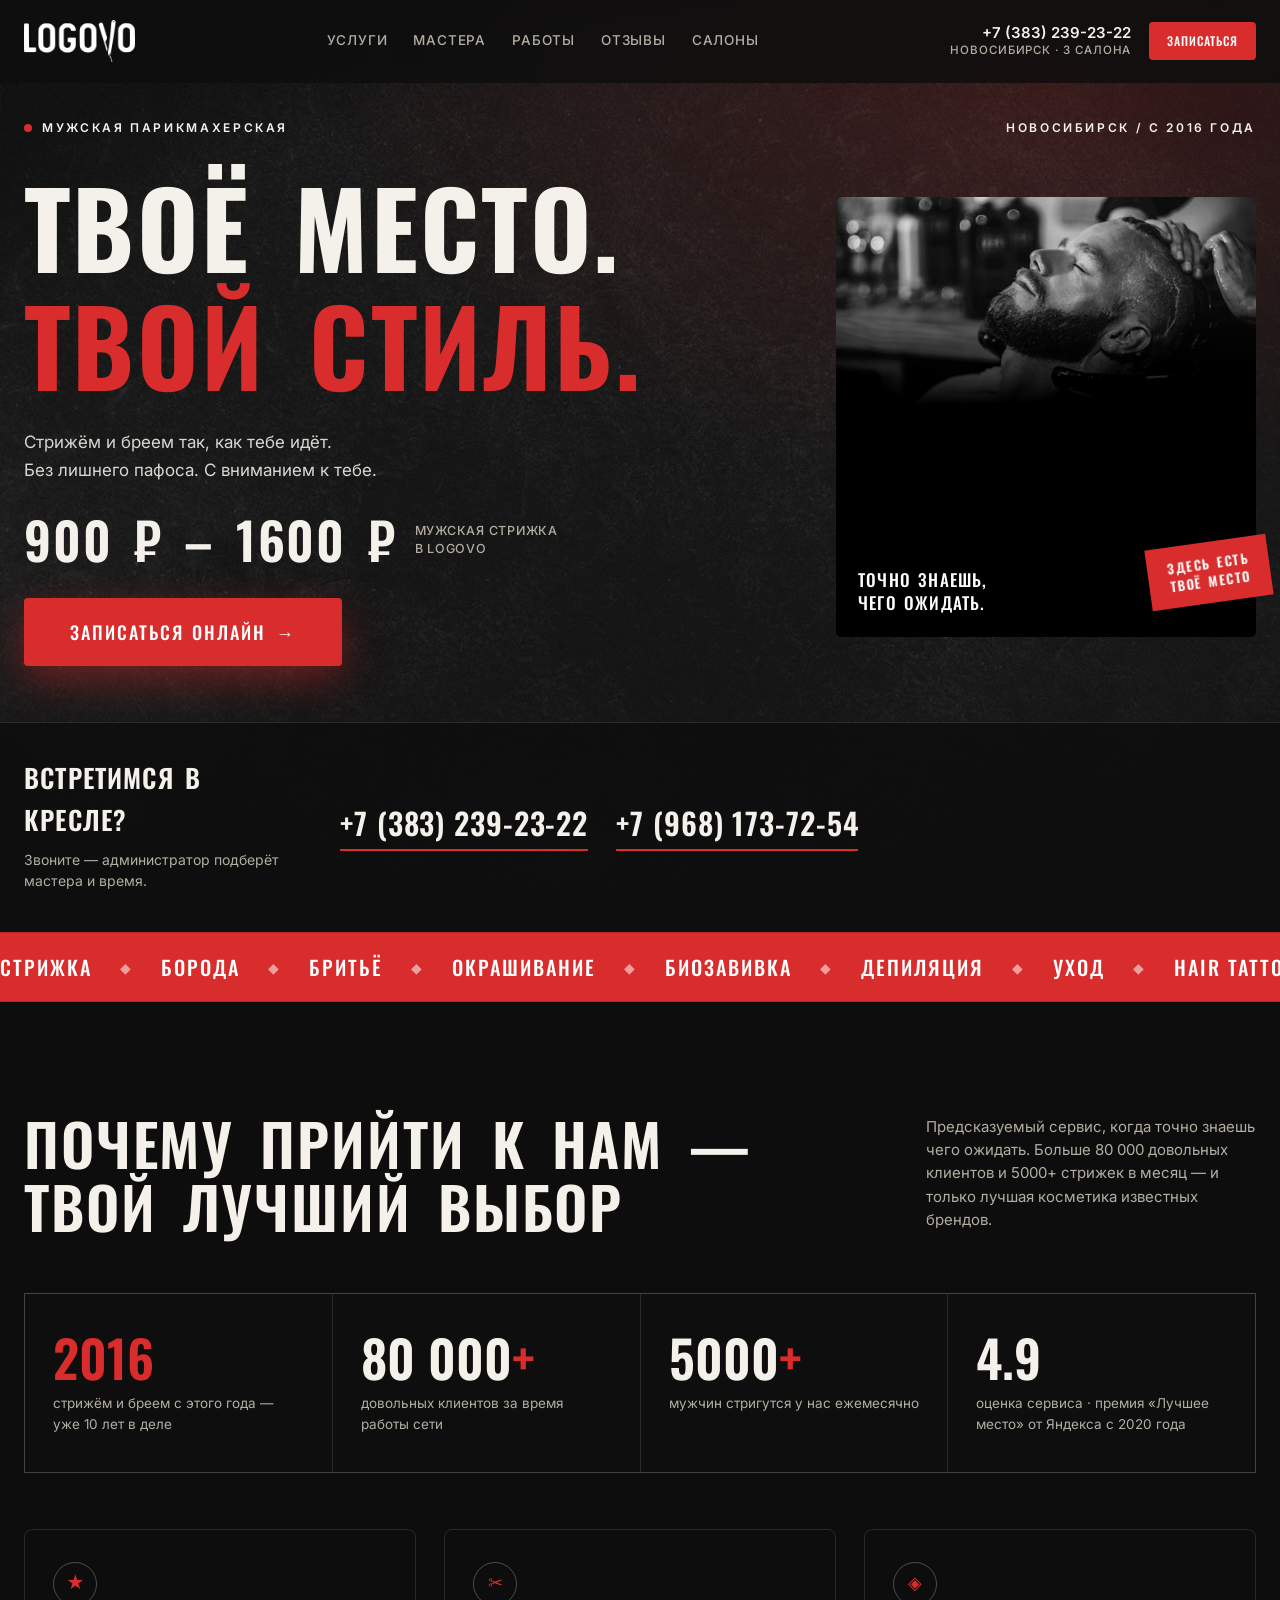
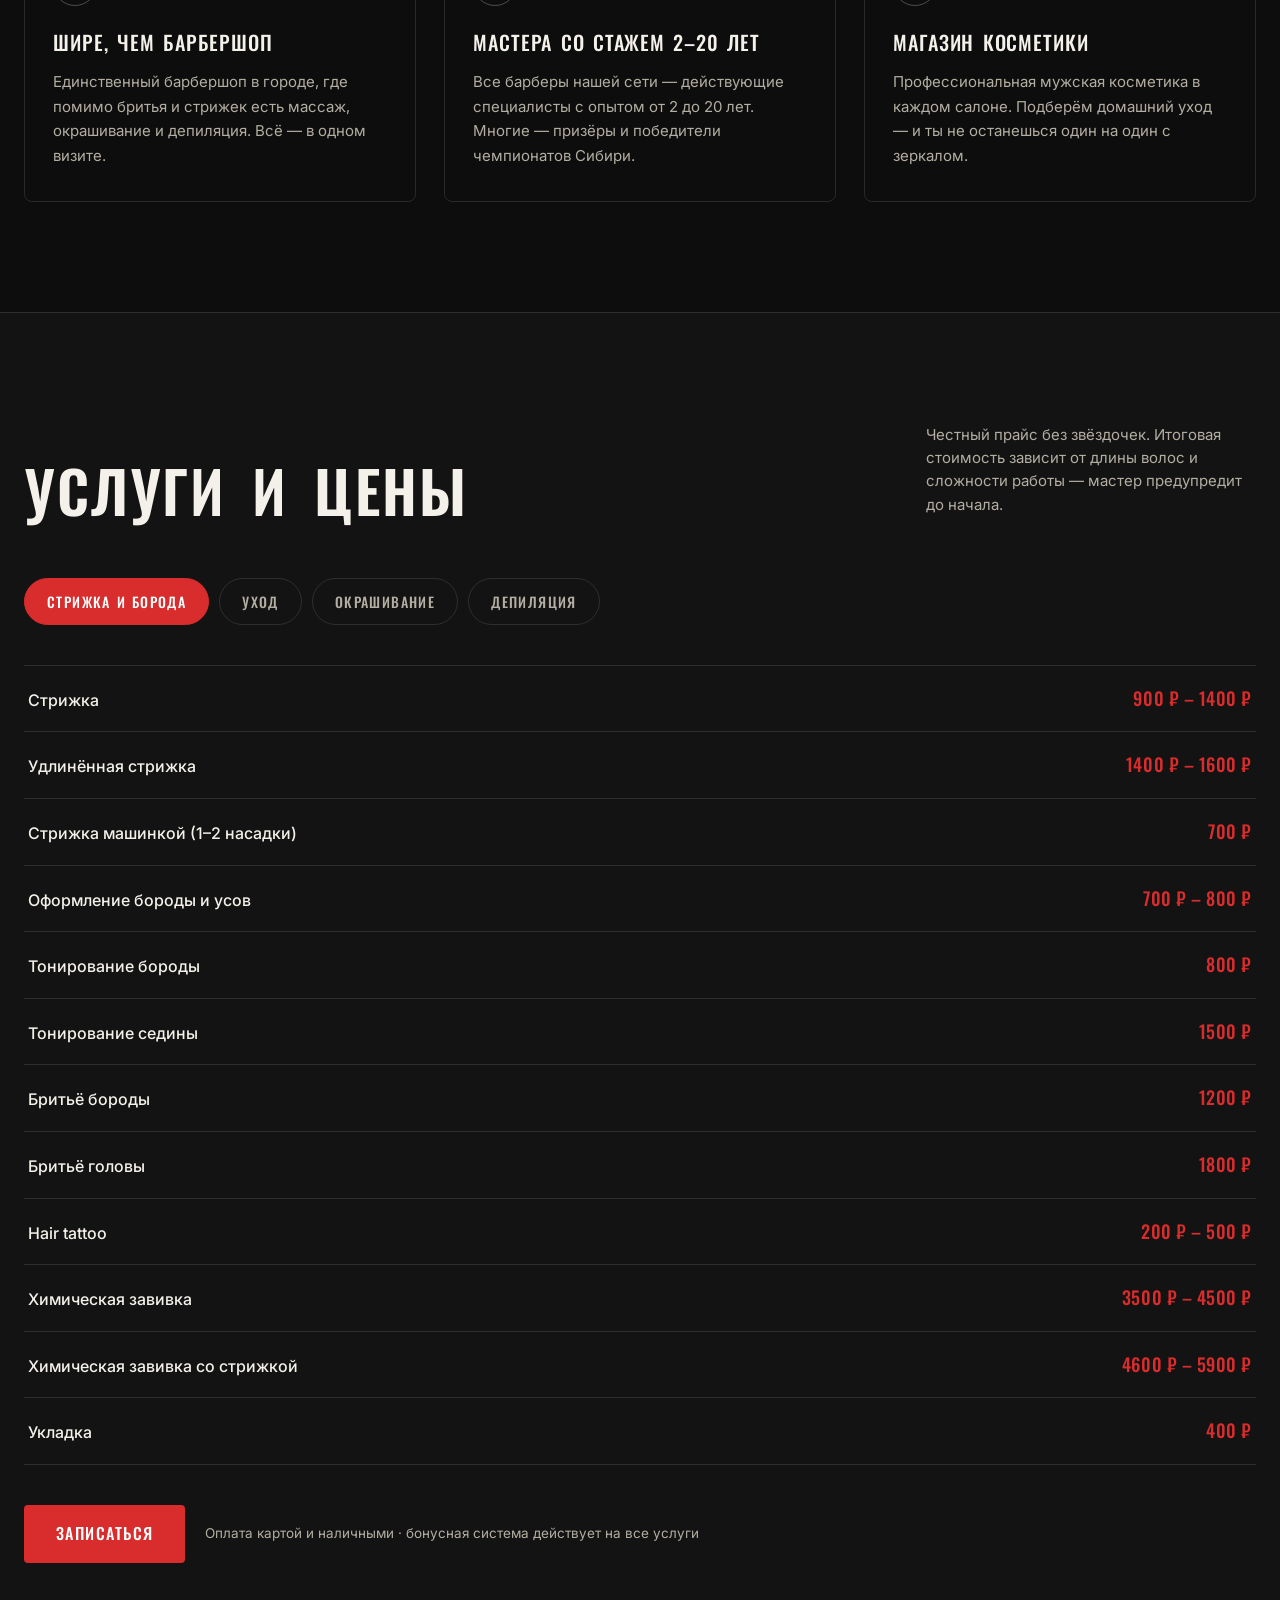
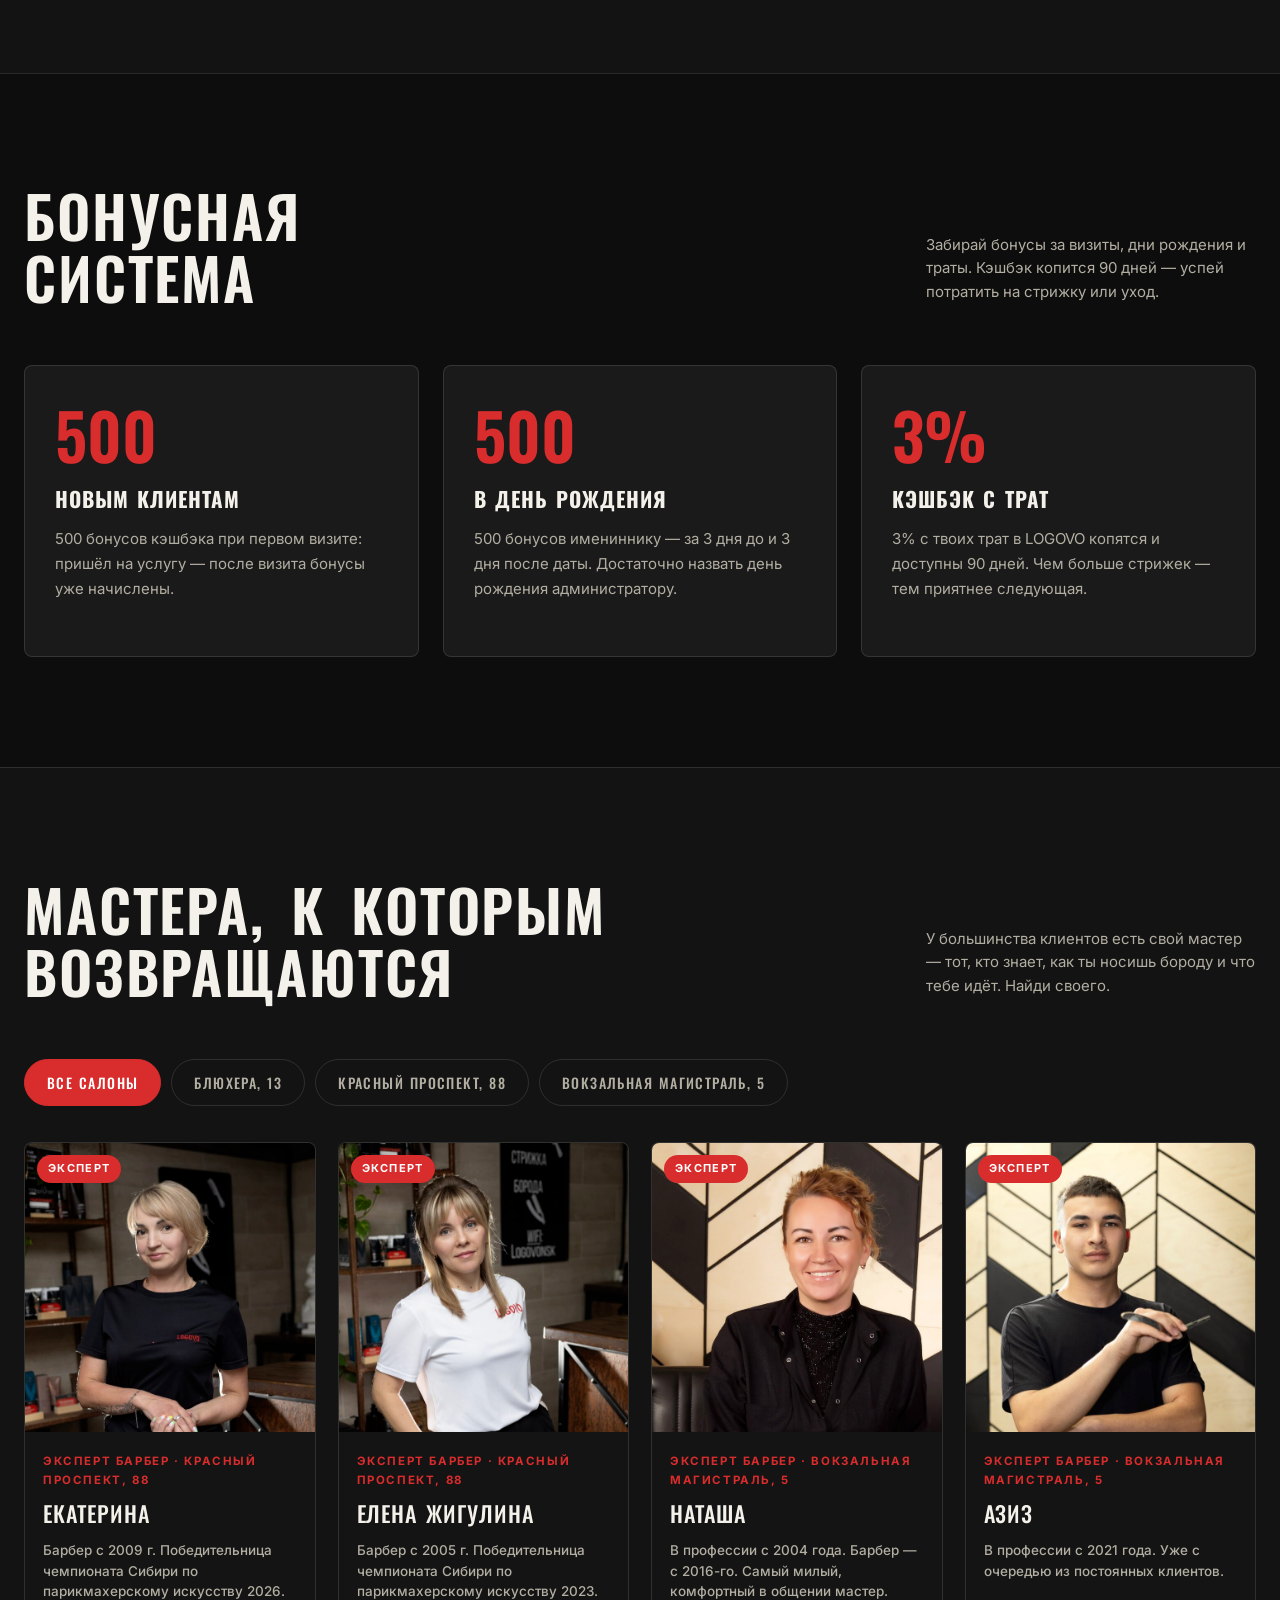
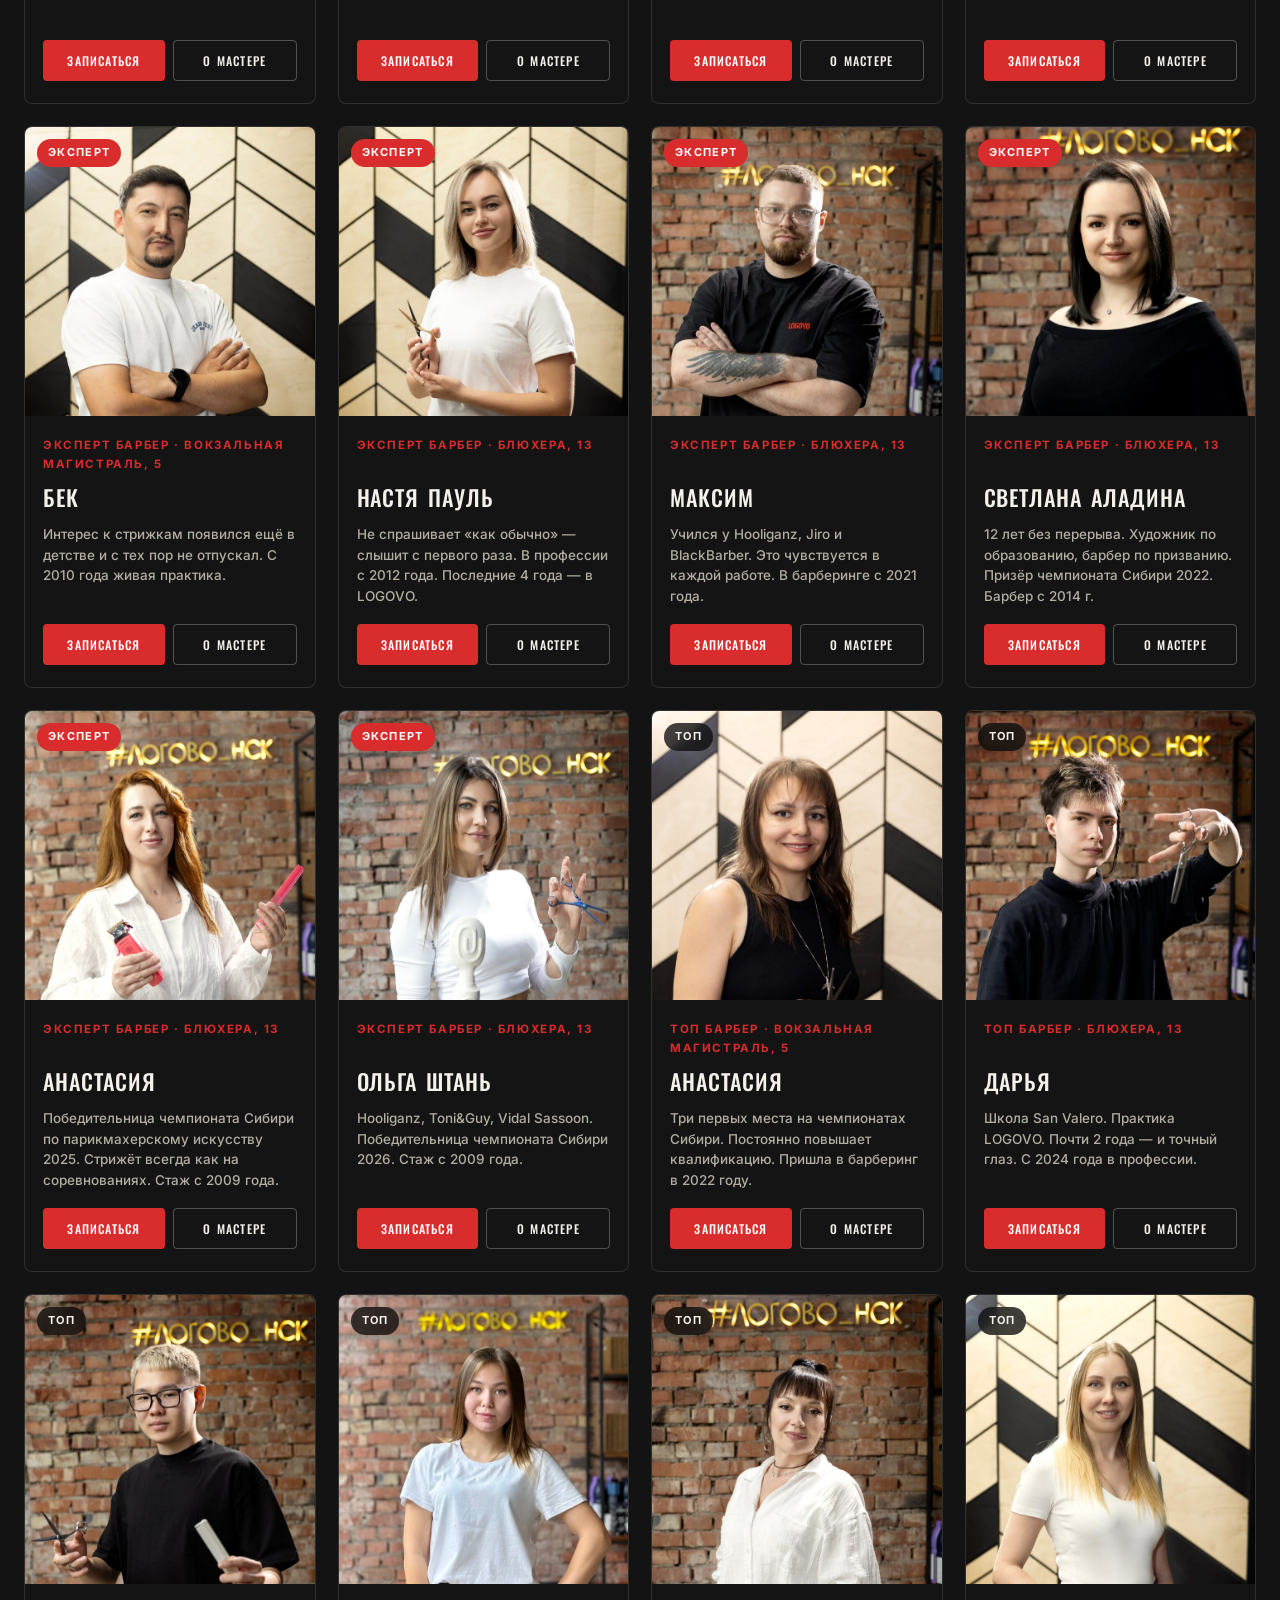
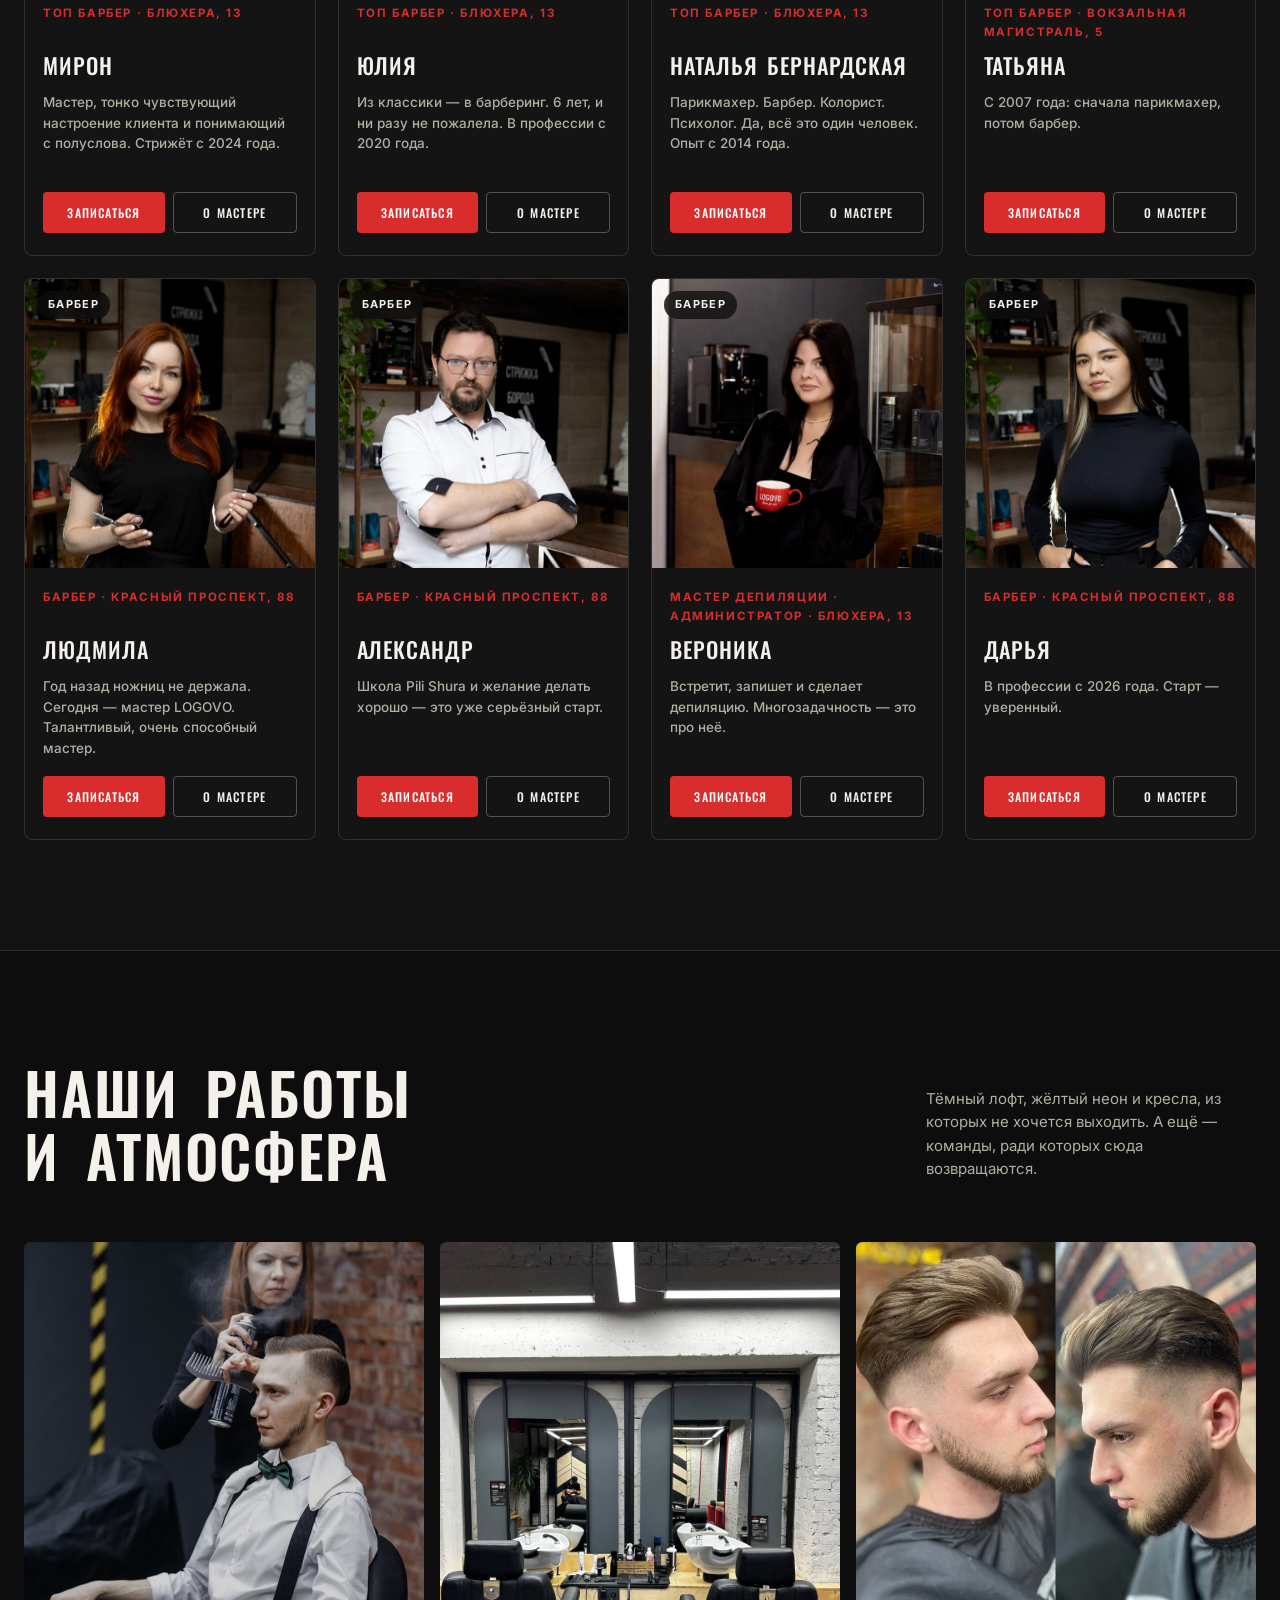
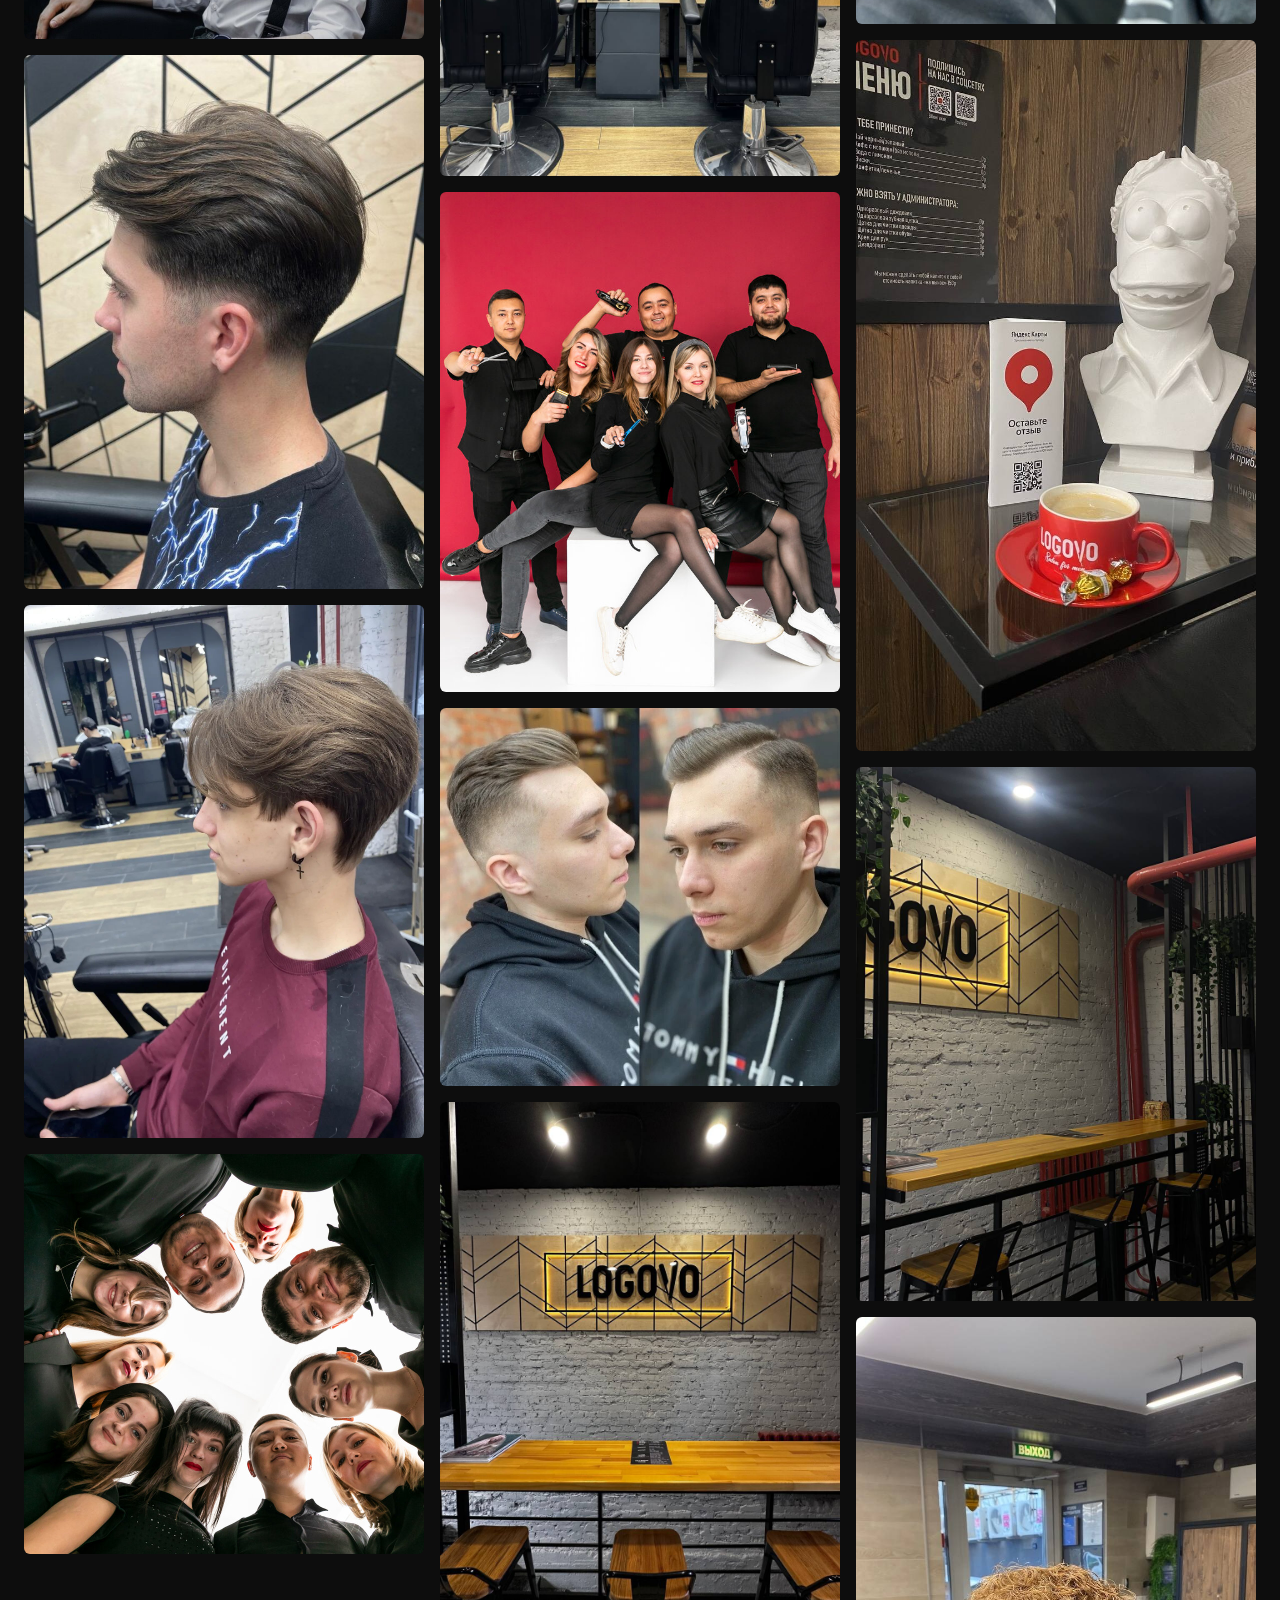
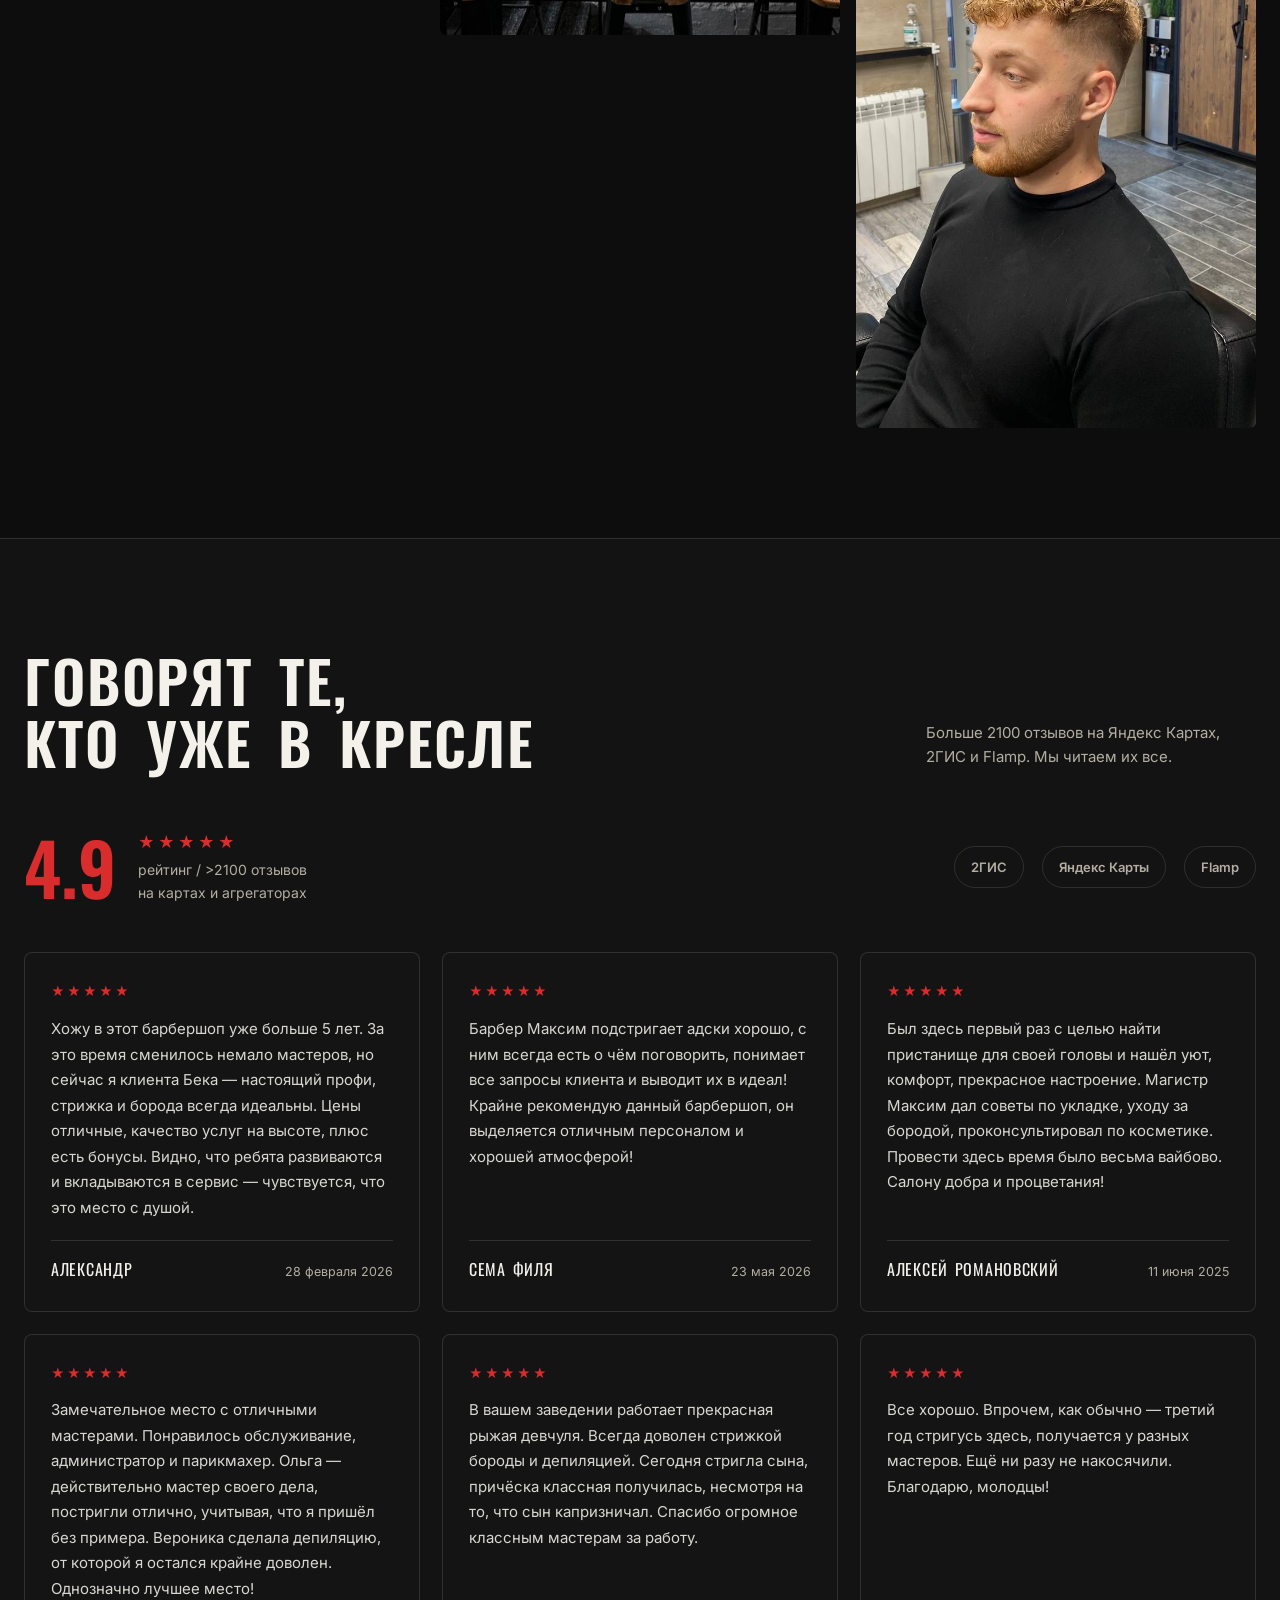
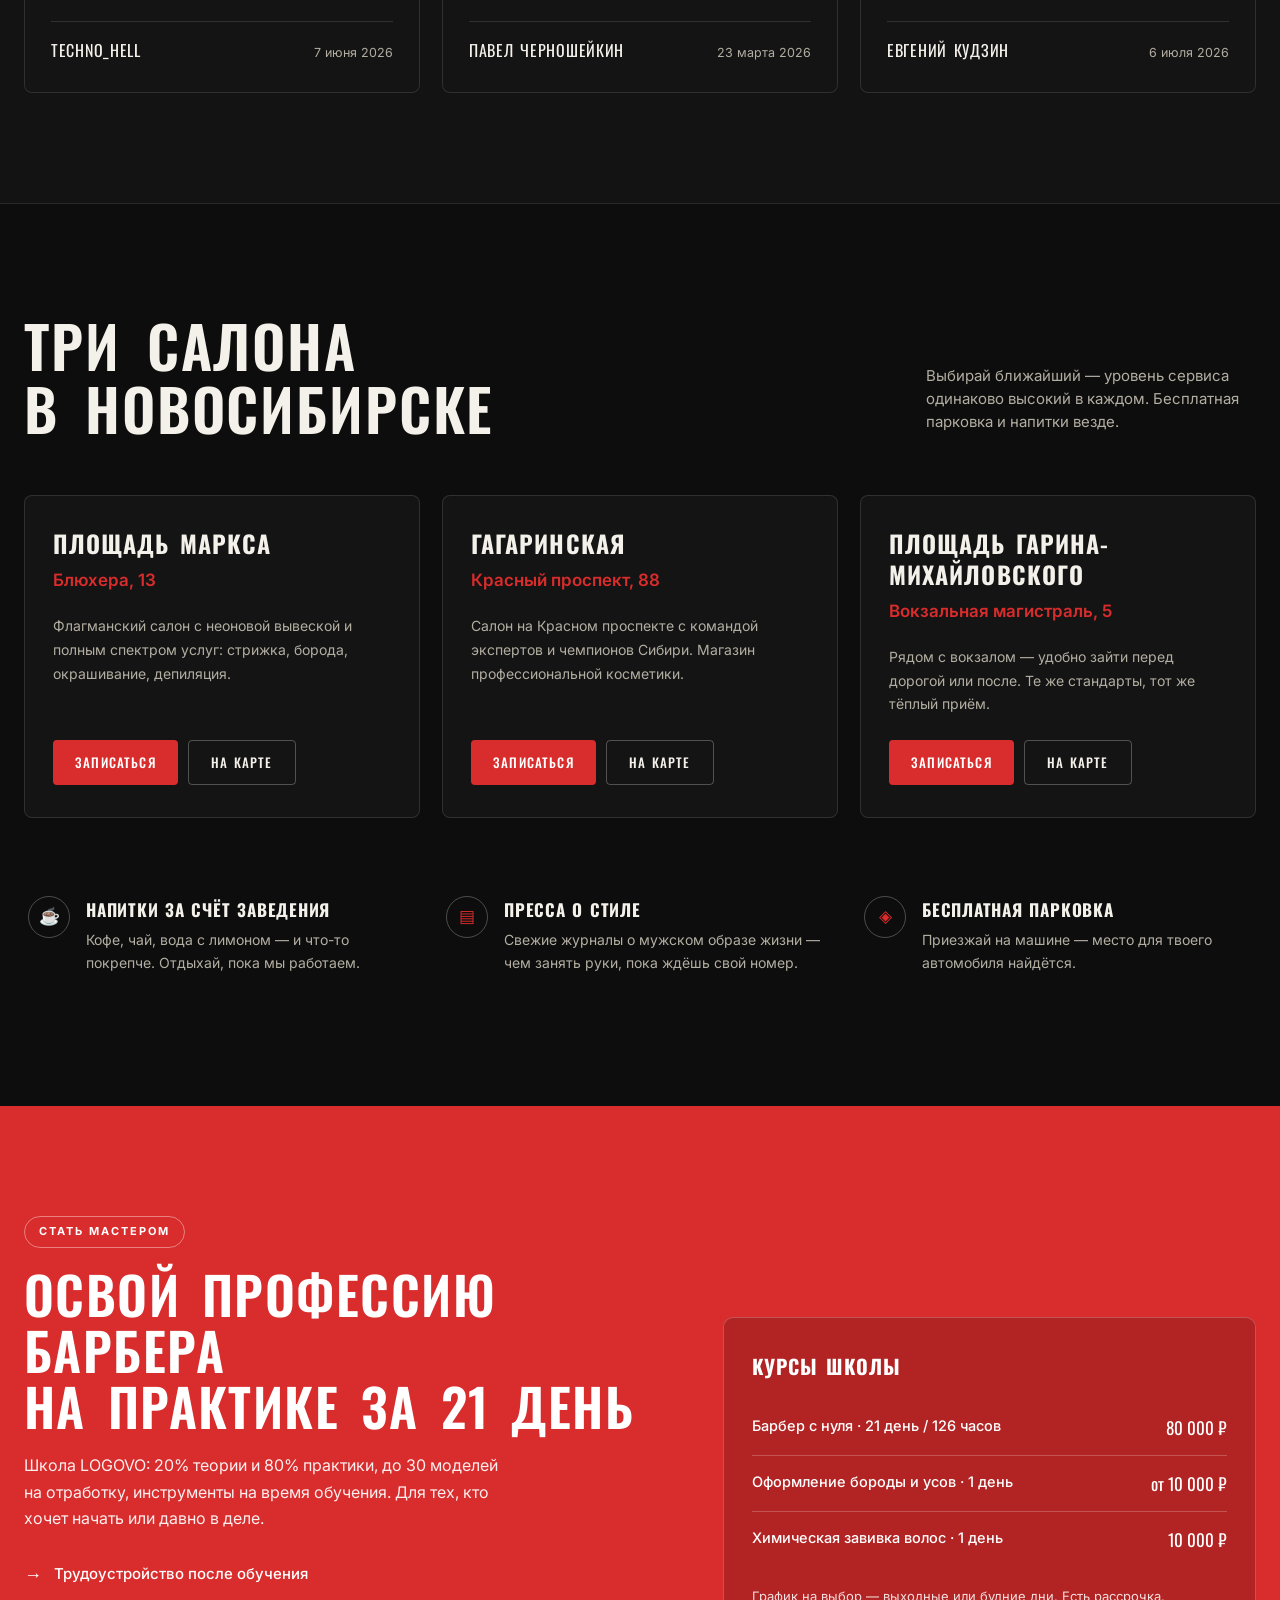
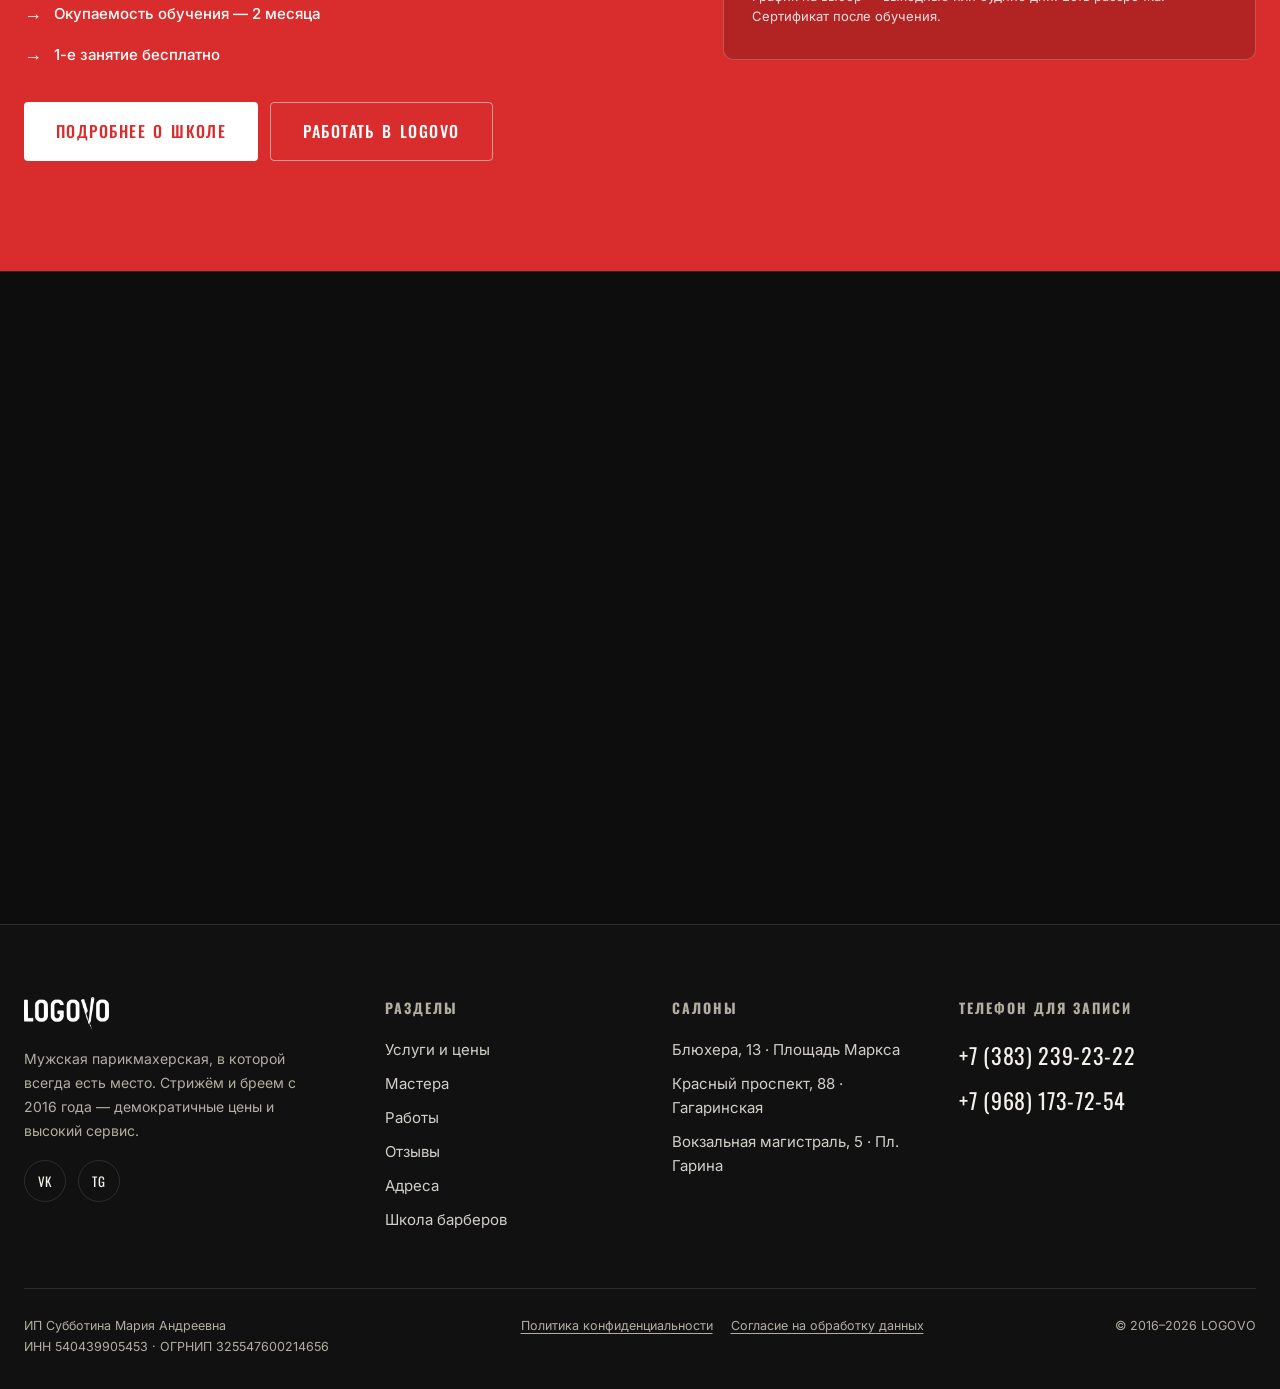
<file: index.html>
<!DOCTYPE html>
<html lang="ru">
<head>
<meta charset="UTF-8">
<meta name="viewport" content="width=device-width, initial-scale=1.0">
<title>LOGOVO — Мужская парикмахерская в Новосибирске | Барбершоп</title>
<link rel="icon" type="image/png" href="assets/brand/logo-red.png">
<meta name="description" content="Сеть мужских парикмахерских LOGOVO в Новосибирске. Стрижка 700 ₽ – 1600 ₽, борода, окрашивание, депиляция. 3 салона, 20 мастеров, рейтинг 4.9. Запись онлайн.">
<link rel="preconnect" href="https://fonts.googleapis.com">
<link rel="preconnect" href="https://fonts.gstatic.com" crossorigin>
<link href="https://fonts.googleapis.com/css2?family=Inter:wght@400;500;600;700&family=Oswald:wght@400;500;600;700&display=swap" rel="stylesheet">
<link rel="stylesheet" href="css/style.css?v=22">
</head>
<body>
<div class="grain" aria-hidden="true"></div>

<header class="header" id="header">
  <div class="container header__inner">
    <a href="#hero" class="header__logo" aria-label="LOGOVO — на главную">
      <img src="assets/brand/logo-white.png" alt="LOGOVO" class="header__logo-img">
    </a>
    <nav class="header__nav" aria-label="Основная навигация">
      <a href="#services" class="header__link">Услуги</a>
      <a href="#masters" class="header__link">Мастера</a>
      <a href="#gallery" class="header__link">Работы</a>
      <a href="#reviews" class="header__link">Отзывы</a>
      <a href="#salons" class="header__link">Салоны</a>
    </nav>
    <div class="header__actions">
      <a href="tel:+73832392322" class="header__phone-wrap">
        <span class="header__phone">+7 (383) 239-23-22</span>
        <span class="header__phone-sub">Новосибирск · 3 салона</span>
      </a>
      <a class="btn btn--red btn--sm" href="https://n892511.yclients.com/" target="_blank" rel="noopener">Записаться</a>
      <button class="header__burger" id="burger" aria-label="Меню" aria-expanded="false">
        <span></span><span></span><span></span>
      </button>
    </div>
  </div>
</header>

<nav class="mobile-menu" id="mobileMenu" aria-label="Мобильное меню">
  <a href="#services">Услуги</a>
  <a href="#masters">Мастера</a>
  <a href="#gallery">Работы</a>
  <a href="#reviews">Отзывы</a>
  <a href="#salons">Салоны</a>
  <a href="#school">Школа</a>
  <a href="tel:+73832392322">+7 (383) 239-23-22</a>
</nav>

<!-- 01 · ГЕРОЙ -->
<section class="hero" id="hero">
  <div class="hero__bg" aria-hidden="true"></div>
  <div class="container hero__inner">
    <div class="hero__topline">
      <p class="hero__tag">Мужская парикмахерская</p>
      <p class="hero__place">Новосибирск / с 2016 года</p>
    </div>
    <div class="hero__content">
      <div class="hero__text">
        <h1 class="hero__title">Твоё место.<br><em>Твой стиль.</em></h1>
        <p class="hero__lead">Стрижём и бреем так, как тебе идёт.<br>Без лишнего пафоса. С вниманием к тебе.</p>
        <div class="hero__price">
          <span class="hero__price-value">900 ₽ – 1600 ₽</span>
          <span class="hero__price-caption">мужская стрижка<br>в LOGOVO</span>
        </div>
        <div class="hero__cta">
          <a class="btn btn--red btn--hero" href="https://n892511.yclients.com/" target="_blank" rel="noopener">Записаться онлайн <span class="btn__arrow" aria-hidden="true">→</span></a>
        </div>
      </div>
      <figure class="hero__photo">
        <img src="assets/brand/hero-man.jpg" alt="Уход за волосами и бородой в LOGOVO" loading="eager">
        <figcaption class="hero__photo-caption">Точно знаешь,<br>чего ожидать.</figcaption>
        <div class="hero__stamp" aria-hidden="true">Здесь есть<br>твоё место</div>
      </figure>
    </div>
  </div>
  <div class="hero__booking">
    <div class="container hero__booking-inner">
      <div class="hero__booking-text">
        <h2 class="hero__booking-title">Встретимся в кресле?</h2>
        <p class="hero__booking-sub">Звоните — администратор подберёт мастера и время.</p>
      </div>
      <div class="hero__booking-ctas">
        <a class="hero__booking-phone" href="tel:+73832392322">+7 (383) 239-23-22</a>
        <a class="hero__booking-phone hero__booking-phone--alt" href="tel:+79681737254">+7 (968) 173-72-54</a>
      </div>
    </div>
  </div>
</section>

<!-- Бегущая строка -->
<div class="marquee" aria-hidden="true">
  <div class="marquee__track">
    <div class="marquee__item">стрижка <i>◆</i> борода <i>◆</i> бритьё <i>◆</i> окрашивание <i>◆</i> биозавивка <i>◆</i> депиляция <i>◆</i> уход <i>◆</i> hair tattoo <i>◆</i></div>
    <div class="marquee__item">стрижка <i>◆</i> борода <i>◆</i> бритьё <i>◆</i> окрашивание <i>◆</i> биозавивка <i>◆</i> депиляция <i>◆</i> уход <i>◆</i> hair tattoo <i>◆</i></div>
  </div>
</div>

<!-- 02 · ПОЧЕМУ LOGOVO -->
<section class="section" id="why">
  <div class="container">
    <div class="section-head reveal">
      <h2 class="section-head__title">Почему прийти к нам&nbsp;&mdash;<br>твой лучший выбор</h2>
      <p class="section-head__sub">Предсказуемый сервис, когда точно знаешь чего ожидать. Больше 80 000 довольных клиентов и 5000+ стрижек в месяц — и только лучшая косметика известных брендов.</p>
    </div>

    <div class="stats reveal">
      <div class="stat">
        <div class="stat__value"><span>2016</span></div>
        <div class="stat__label">стрижём и бреем с этого года — уже 10 лет в деле</div>
      </div>
      <div class="stat">
        <div class="stat__value">80 000<span>+</span></div>
        <div class="stat__label">довольных клиентов за время работы сети</div>
      </div>
      <div class="stat">
        <div class="stat__value">5000<span>+</span></div>
        <div class="stat__label">мужчин стригутся у нас ежемесячно</div>
      </div>
      <div class="stat">
        <div class="stat__value">4.9</div>
        <div class="stat__label">оценка сервиса · премия «Лучшее место» от Яндекса с 2020 года</div>
      </div>
    </div>

    <div class="features">
      <article class="feature reveal reveal-d1">
        <div class="feature__icon">★</div>
        <h3 class="feature__title">Шире, чем барбершоп</h3>
        <p class="feature__text">Единственный барбершоп в городе, где помимо бритья и стрижек есть массаж, окрашивание и депиляция. Всё — в одном визите.</p>
      </article>
      <article class="feature reveal reveal-d2">
        <div class="feature__icon">✂</div>
        <h3 class="feature__title">Мастера со стажем 2–20 лет</h3>
        <p class="feature__text">Все барберы нашей сети — действующие специалисты с опытом от 2 до 20 лет. Многие — призёры и победители чемпионатов Сибири.</p>
      </article>
      <article class="feature reveal reveal-d3">
        <div class="feature__icon">◈</div>
        <h3 class="feature__title">Магазин косметики</h3>
        <p class="feature__text">Профессиональная мужская косметика в каждом салоне. Подберём домашний уход — и ты не останешься один на один с зеркалом.</p>
      </article>
    </div>
  </div>
</section>

<!-- 03 · УСЛУГИ И ЦЕНЫ -->
<section class="section section--alt section--line" id="services">
  <div class="container">
    <div class="section-head reveal">
      <h2 class="section-head__title">Услуги и цены</h2>
      <p class="section-head__sub">Честный прайс без звёздочек. Итоговая стоимость зависит от длины волос и сложности работы — мастер предупредит до начала.</p>
    </div>

    <div class="tabs reveal" id="priceTabs" role="tablist">
      <button class="tab active" data-tab="hair" role="tab">Стрижка и борода</button>
      <button class="tab" data-tab="care" role="tab">Уход</button>
      <button class="tab" data-tab="color" role="tab">Окрашивание</button>
      <button class="tab" data-tab="depil" role="tab">Депиляция</button>
    </div>

    <div class="price-panel active" data-panel="hair">
      <ul class="price-list">
        <li class="price-row"><span class="price-row__name">Стрижка</span><span class="price-row__val">900 ₽ – 1400 ₽</span></li>
        <li class="price-row"><span class="price-row__name">Удлинённая стрижка</span><span class="price-row__val">1400 ₽ – 1600 ₽</span></li>
        <li class="price-row"><span class="price-row__name">Стрижка машинкой (1–2 насадки)</span><span class="price-row__val">700 ₽</span></li>
        <li class="price-row"><span class="price-row__name">Оформление бороды и усов</span><span class="price-row__val">700 ₽ – 800 ₽</span></li>
        <li class="price-row"><span class="price-row__name">Тонирование бороды</span><span class="price-row__val">800 ₽</span></li>
        <li class="price-row"><span class="price-row__name">Тонирование седины</span><span class="price-row__val">1500 ₽</span></li>
        <li class="price-row"><span class="price-row__name">Бритьё бороды</span><span class="price-row__val">1200 ₽</span></li>
        <li class="price-row"><span class="price-row__name">Бритьё головы</span><span class="price-row__val">1800 ₽</span></li>
        <li class="price-row"><span class="price-row__name">Hair tattoo</span><span class="price-row__val">200 ₽ – 500 ₽</span></li>
        <li class="price-row"><span class="price-row__name">Химическая завивка</span><span class="price-row__val">3500 ₽ – 4500 ₽</span></li>
        <li class="price-row"><span class="price-row__name">Химическая завивка со стрижкой</span><span class="price-row__val">4600 ₽ – 5900 ₽</span></li>
        <li class="price-row"><span class="price-row__name">Укладка</span><span class="price-row__val">400 ₽</span></li>
      </ul>
    </div>

    <div class="price-panel" data-panel="care">
      <ul class="price-list">
        <li class="price-row"><span class="price-row__name">Мужской комплекс для лица</span><span class="price-row__val">500 ₽</span></li>
        <li class="price-row"><span class="price-row__name">Пилинг головы</span><span class="price-row__val">300 ₽</span></li>
        <li class="price-row"><span class="price-row__name">Комплекс против выпадения волос</span><span class="price-row__val">400 ₽</span></li>
        <li class="price-row"><span class="price-row__name">Комплекс против перхоти</span><span class="price-row__val">400 ₽</span></li>
      </ul>
    </div>

    <div class="price-panel" data-panel="color">
      <ul class="price-list">
        <li class="price-row"><span class="price-row__name">Осветление + тонирование</span><span class="price-row__val">от 5000 ₽</span></li>
        <li class="price-row"><span class="price-row__name">Тонирование блонд</span><span class="price-row__val">от 2000 ₽</span></li>
        <li class="price-row"><span class="price-row__name">Мелирование + тонирование</span><span class="price-row__val">от 5000 ₽</span></li>
        <li class="price-row"><span class="price-row__name">Окрашивание в один тон</span><span class="price-row__val">от 2000 ₽</span></li>
      </ul>
    </div>

    <div class="price-panel" data-panel="depil">
      <ul class="price-list">
        <li class="price-row"><span class="price-row__name">Оформление бровей</span><span class="price-row__val">300 ₽</span></li>
        <li class="price-row"><span class="price-row__name">Депиляция носа</span><span class="price-row__val">300 ₽</span></li>
        <li class="price-row"><span class="price-row__name">Депиляция ушей</span><span class="price-row__val">300 ₽</span></li>
      </ul>
    </div>

    <div class="price-cta reveal">
      <a class="btn btn--red" href="https://n892511.yclients.com/" target="_blank" rel="noopener">Записаться</a>
      <span class="price-cta__note">Оплата картой и наличными · бонусная система действует на все услуги</span>
    </div>
  </div>
</section>

<!-- 04 · БОНУСЫ -->
<section class="section section--line" id="bonus">
  <div class="container">
    <div class="section-head reveal">
      <h2 class="section-head__title">Бонусная<br>система</h2>
      <p class="section-head__sub">Забирай бонусы за визиты, дни рождения и траты. Кэшбэк копится 90 дней — успей потратить на стрижку или уход.</p>
    </div>

    <div class="bonuses">
      <article class="bonus reveal reveal-d1">
        <div class="bonus__num">500</div>
        <h3 class="bonus__title">Новым клиентам</h3>
        <p class="bonus__text">500 бонусов кэшбэка при первом визите: пришёл на услугу — после визита бонусы уже начислены.</p>
      </article>
      <article class="bonus reveal reveal-d2">
        <div class="bonus__num">500</div>
        <h3 class="bonus__title">В день рождения</h3>
        <p class="bonus__text">500 бонусов имениннику — за 3 дня до и 3 дня после даты. Достаточно назвать день рождения администратору.</p>
      </article>
      <article class="bonus reveal reveal-d3">
        <div class="bonus__num">3%</div>
        <h3 class="bonus__title">Кэшбэк с трат</h3>
        <p class="bonus__text">3% с твоих трат в LOGOVO копятся и доступны 90 дней. Чем больше стрижек — тем приятнее следующая.</p>
      </article>
    </div>
  </div>
</section>

<!-- 05 · МАСТЕРА -->
<section class="section section--alt section--line" id="masters">
  <div class="container">
    <div class="section-head reveal">
      <h2 class="section-head__title">Мастера, к которым<br>возвращаются</h2>
      <p class="section-head__sub">У большинства клиентов есть свой мастер — тот, кто знает, как ты носишь бороду и что тебе идёт. Найди своего.</p>
    </div>

    <div class="masters-filter reveal" id="mastersFilter" role="group" aria-label="Фильтр по салону">
      <button class="tab active" data-salon="all">Все салоны</button>
      <button class="tab" data-salon="marksa">Блюхера, 13</button>
      <button class="tab" data-salon="gagarina">Красный проспект, 88</button>
      <button class="tab" data-salon="garina">Вокзальная магистраль, 5</button>
    </div>

    <div class="masters-grid" id="mastersGrid"></div>
  </div>
</section>

<!-- 06 · РАБОТЫ -->
<section class="section section--line" id="gallery">
  <div class="container">
    <div class="section-head reveal">
      <h2 class="section-head__title">Наши работы<br>и атмосфера</h2>
      <p class="section-head__sub">Тёмный лофт, жёлтый неон и кресла, из которых не хочется выходить. А ещё — команды, ради которых сюда возвращаются.</p>
    </div>

    <div class="gallery-grid" id="galleryGrid"></div>
  </div>
</section>

<!-- 07 · ОТЗЫВЫ -->
<section class="section section--alt section--line" id="reviews">
  <div class="container">
    <div class="section-head reveal">
      <h2 class="section-head__title">Говорят те,<br>кто уже в кресле</h2>
      <p class="section-head__sub">Больше 2100 отзывов на Яндекс Картах, 2ГИС и Flamp. Мы читаем их все.</p>
    </div>

    <div class="reviews-head reveal">
      <div class="rating-box">
        <div class="rating-box__value">4.9</div>
        <div class="rating-box__meta">
          <div class="rating-box__stars">★★★★★</div>
          рейтинг / &gt;2100 отзывов<br>на картах и агрегаторах
        </div>
      </div>
      <div class="reviews-sources">
        <a href="https://2gis.ru/novosibirsk/firm/70000001055110236/tab/reviews" target="_blank" rel="noopener">2ГИС</a>
        <a href="https://yandex.ru/maps/org/logovo/28237286837/reviews/" target="_blank" rel="noopener">Яндекс Карты</a>
        <a href="https://novosibirsk.flamp.ru/firm/logovo_muzhskaya_parikmakherskaya-70000001023260410" target="_blank" rel="noopener">Flamp</a>
      </div>
    </div>

    <div class="reviews-grid" id="reviewsGrid"></div>
  </div>
</section>

<!-- 08 · САЛОНЫ -->
<section class="section section--line" id="salons">
  <div class="container">
    <div class="section-head reveal">
      <h2 class="section-head__title">Три салона<br>в Новосибирске</h2>
      <p class="section-head__sub">Выбирай ближайший — уровень сервиса одинаково высокий в каждом. Бесплатная парковка и напитки везде.</p>
    </div>

    <div class="salons-grid">
      <article class="salon reveal reveal-d1">
        <h3 class="salon__metro">Площадь Маркса</h3>
        <p class="salon__address">Блюхера, 13</p>
        <p class="salon__info">Флагманский салон с неоновой вывеской и полным спектром услуг: стрижка, борода, окрашивание, депиляция.</p>
        <div class="salon__actions">
          <a class="btn btn--red btn--sm" href="https://n892511.yclients.com/" target="_blank" rel="noopener">Записаться</a>
          <a class="btn btn--ghost btn--sm" href="https://2gis.ru/novosibirsk/firm/70000001055110236" target="_blank" rel="noopener">На карте</a>
        </div>
      </article>
      <article class="salon reveal reveal-d2">
        <h3 class="salon__metro">Гагаринская</h3>
        <p class="salon__address">Красный проспект, 88</p>
        <p class="salon__info">Салон на Красном проспекте с командой экспертов и чемпионов Сибири. Магазин профессиональной косметики.</p>
        <div class="salon__actions">
          <a class="btn btn--red btn--sm" href="https://n892511.yclients.com/" target="_blank" rel="noopener">Записаться</a>
          <a class="btn btn--ghost btn--sm" href="https://2gis.ru/novosibirsk/firm/70000001055110236" target="_blank" rel="noopener">На карте</a>
        </div>
      </article>
      <article class="salon reveal reveal-d3">
        <h3 class="salon__metro">Площадь Гарина-Михайловского</h3>
        <p class="salon__address">Вокзальная магистраль, 5</p>
        <p class="salon__info">Рядом с вокзалом — удобно зайти перед дорогой или после. Те же стандарты, тот же тёплый приём.</p>
        <div class="salon__actions">
          <a class="btn btn--red btn--sm" href="https://n892511.yclients.com/" target="_blank" rel="noopener">Записаться</a>
          <a class="btn btn--ghost btn--sm" href="https://2gis.ru/novosibirsk/firm/70000001055110236" target="_blank" rel="noopener">На карте</a>
        </div>
      </article>
    </div>

    <div class="atmosphere">
      <div class="atmo reveal reveal-d1">
        <div class="atmo__icon">☕</div>
        <div>
          <h3 class="atmo__title">Напитки за счёт заведения</h3>
          <p class="atmo__text">Кофе, чай, вода с лимоном — и что-то покрепче. Отдыхай, пока мы работаем.</p>
        </div>
      </div>
      <div class="atmo reveal reveal-d2">
        <div class="atmo__icon">▤</div>
        <div>
          <h3 class="atmo__title">Пресса о стиле</h3>
          <p class="atmo__text">Свежие журналы о мужском образе жизни — чем занять руки, пока ждёшь свой номер.</p>
        </div>
      </div>
      <div class="atmo reveal reveal-d3">
        <div class="atmo__icon">◈</div>
        <div>
          <h3 class="atmo__title">Бесплатная парковка</h3>
          <p class="atmo__text">Приезжай на машине — место для твоего автомобиля найдётся.</p>
        </div>
      </div>
    </div>
  </div>
</section>

<!-- 09 · ШКОЛА -->
<section class="section school" id="school">
  <div class="container school__inner">
    <div class="reveal">
      <span class="school__tag">Стать мастером</span>
      <h2 class="school__title">Освой профессию барбера<br>на практике за 21 день</h2>
      <p class="school__text">Школа LOGOVO: 20% теории и 80% практики, до 30 моделей на отработку, инструменты на время обучения. Для тех, кто хочет начать или давно в деле.</p>
      <div class="school__points">
        <div class="school__point">Трудоустройство после обучения</div>
        <div class="school__point">Окупаемость обучения — 2 месяца</div>
        <div class="school__point">1-е занятие бесплатно</div>
      </div>
      <div style="display:flex; gap:12px; flex-wrap:wrap;">
        <a class="btn btn--onred" href="school/">Подробнее о школе</a>
        <a class="btn btn--onred-ghost" href="#career">Работать в LOGOVO</a>
      </div>
    </div>
    <aside class="school__aside reveal reveal-d2">
      <h3 class="school__aside-title">Курсы школы</h3>
      <div class="school__course">
        <span class="school__course-name">Барбер с нуля · 21 день / 126 часов</span>
        <span class="school__course-price">80 000 ₽</span>
      </div>
      <div class="school__course">
        <span class="school__course-name">Оформление бороды и усов · 1 день</span>
        <span class="school__course-price">от 10 000 ₽</span>
      </div>
      <div class="school__course">
        <span class="school__course-name">Химическая завивка волос · 1 день</span>
        <span class="school__course-price">10 000 ₽</span>
      </div>
      <p style="margin-top:18px; font-size:13px; opacity:0.85; line-height:1.6;">График на выбор — выходные или будние дни. Есть рассрочка. Сертификат после обучения.</p>
    </aside>
  </div>
</section>

<!-- КАРЬЕРА -->
<section class="section section--line" id="career">
  <div class="container career">
    <div class="reveal">
      <div class="label label--red" style="margin-bottom:16px;">Карьера в LOGOVO</div>
      <h2 class="career__title">Присоединяйся<br>к команде</h2>
      <p class="career__text">Мы растём и ищем мастеров, которым важно не просто постричь, а сделать это круто. Опыт от 2 лет, участие в чемпионатах, обучение внутри сети.</p>
      <ul class="career__list">
        <li>Официальное оформление и прозрачные условия</li>
        <li>Поток из 5000+ клиентов в месяц по всей сети</li>
        <li>Обучение, мастер-классы, чемпионаты — за наш счёт</li>
        <li>Свои кресла в трёх салонах города</li>
      </ul>
    </div>

    <div class="career__contact reveal reveal-d2">
      <h2 class="hero__booking-title">Стать мастером</h2>
      <p class="hero__booking-sub">Расскажи о себе по телефону — ответим в течение рабочего дня</p>
      <div class="hero__booking-ctas">
        <a class="hero__booking-phone" href="tel:+73832392322">+7 (383) 239-23-22</a>
        <a class="hero__booking-phone" href="tel:+79681737254">+7 (968) 173-72-54</a>
      </div>
    </div>
  </div>
</section>

<!-- ФУТЕР -->
<footer class="footer" id="contacts">
  <div class="container">
    <div class="footer__grid">
      <div>
        <img src="assets/brand/logo-white.png" alt="LOGOVO" class="footer__logo">
        <p class="footer__about">Мужская парикмахерская, в которой всегда есть место. Стрижём и бреем с 2016 года — демократичные цены и высокий сервис.</p>
        <div class="footer__socials">
          <a href="https://vk.com/public212761229" target="_blank" rel="noopener" aria-label="ВКонтакте">VK</a>
          <a href="https://t.me/logovo_nsk" target="_blank" rel="noopener" aria-label="Telegram">TG</a>
        </div>
      </div>
      <div>
        <h3 class="footer__title">Разделы</h3>
        <nav class="footer__links">
          <a href="#services">Услуги и цены</a>
          <a href="#masters">Мастера</a>
          <a href="#gallery">Работы</a>
          <a href="#reviews">Отзывы</a>
          <a href="#salons">Адреса</a>
          <a href="school/">Школа барберов</a>
        </nav>
      </div>
      <div>
        <h3 class="footer__title">Салоны</h3>
        <nav class="footer__links">
          <a href="#salons">Блюхера, 13 · Площадь Маркса</a>
          <a href="#salons">Красный проспект, 88 · Гагаринская</a>
          <a href="#salons">Вокзальная магистраль, 5 · Пл. Гарина</a>
        </nav>
      </div>
      <div>
        <h3 class="footer__title">Телефон для записи</h3>
        <div class="footer__contact">
          <a class="footer__phone" href="tel:+73832392322">+7 (383) 239-23-22</a>
          <a class="footer__phone" href="tel:+79681737254">+7 (968) 173-72-54</a>
        </div>
      </div>
    </div>
    <div class="footer__bottom">
      <div>ИП Субботина Мария Андреевна<br>ИНН 540439905453 · ОГРНИП 325547600214656</div>
      <div class="footer__legal">
        <a href="pages/policy.html" target="_blank" rel="noopener">Политика конфиденциальности</a>
        <a href="pages/soglasie.html" target="_blank" rel="noopener">Согласие на обработку данных</a>
      </div>
      <div>© 2016–2026 LOGOVO</div>
    </div>
  </div>
</footer>

<!-- Лайтбокс галереи -->
<div class="lightbox" id="lightbox" role="dialog" aria-modal="true" aria-label="Просмотр фото">
  <button class="lightbox__close" data-close-lightbox aria-label="Закрыть">×</button>
  <img alt="Работа LOGOVO" id="lightboxImg">
</div>

<a class="btn btn--red float-cta" id="floatCta" href="https://n892511.yclients.com/" target="_blank" rel="noopener">Записаться</a>

<script src="js/data.js?v=22"></script>
<script src="js/app.js?v=22"></script>
</body>
</html>
</file>
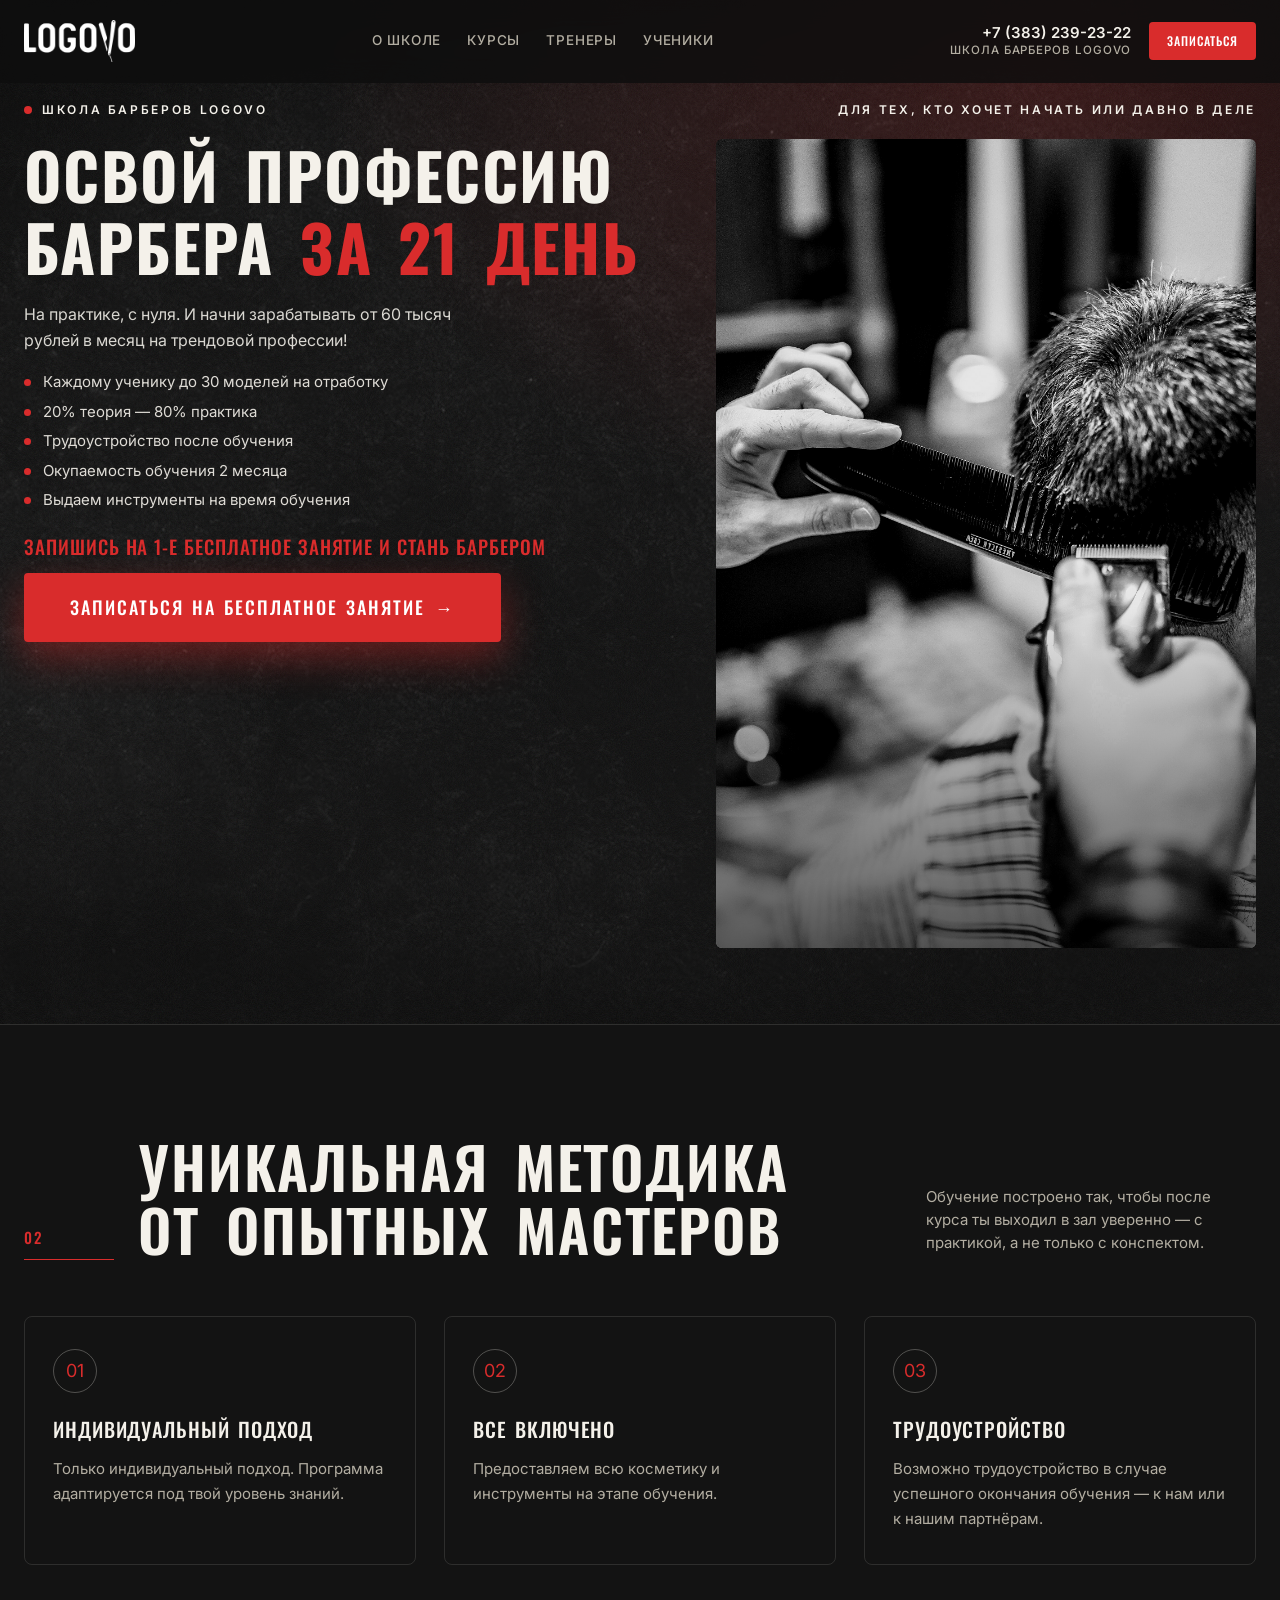
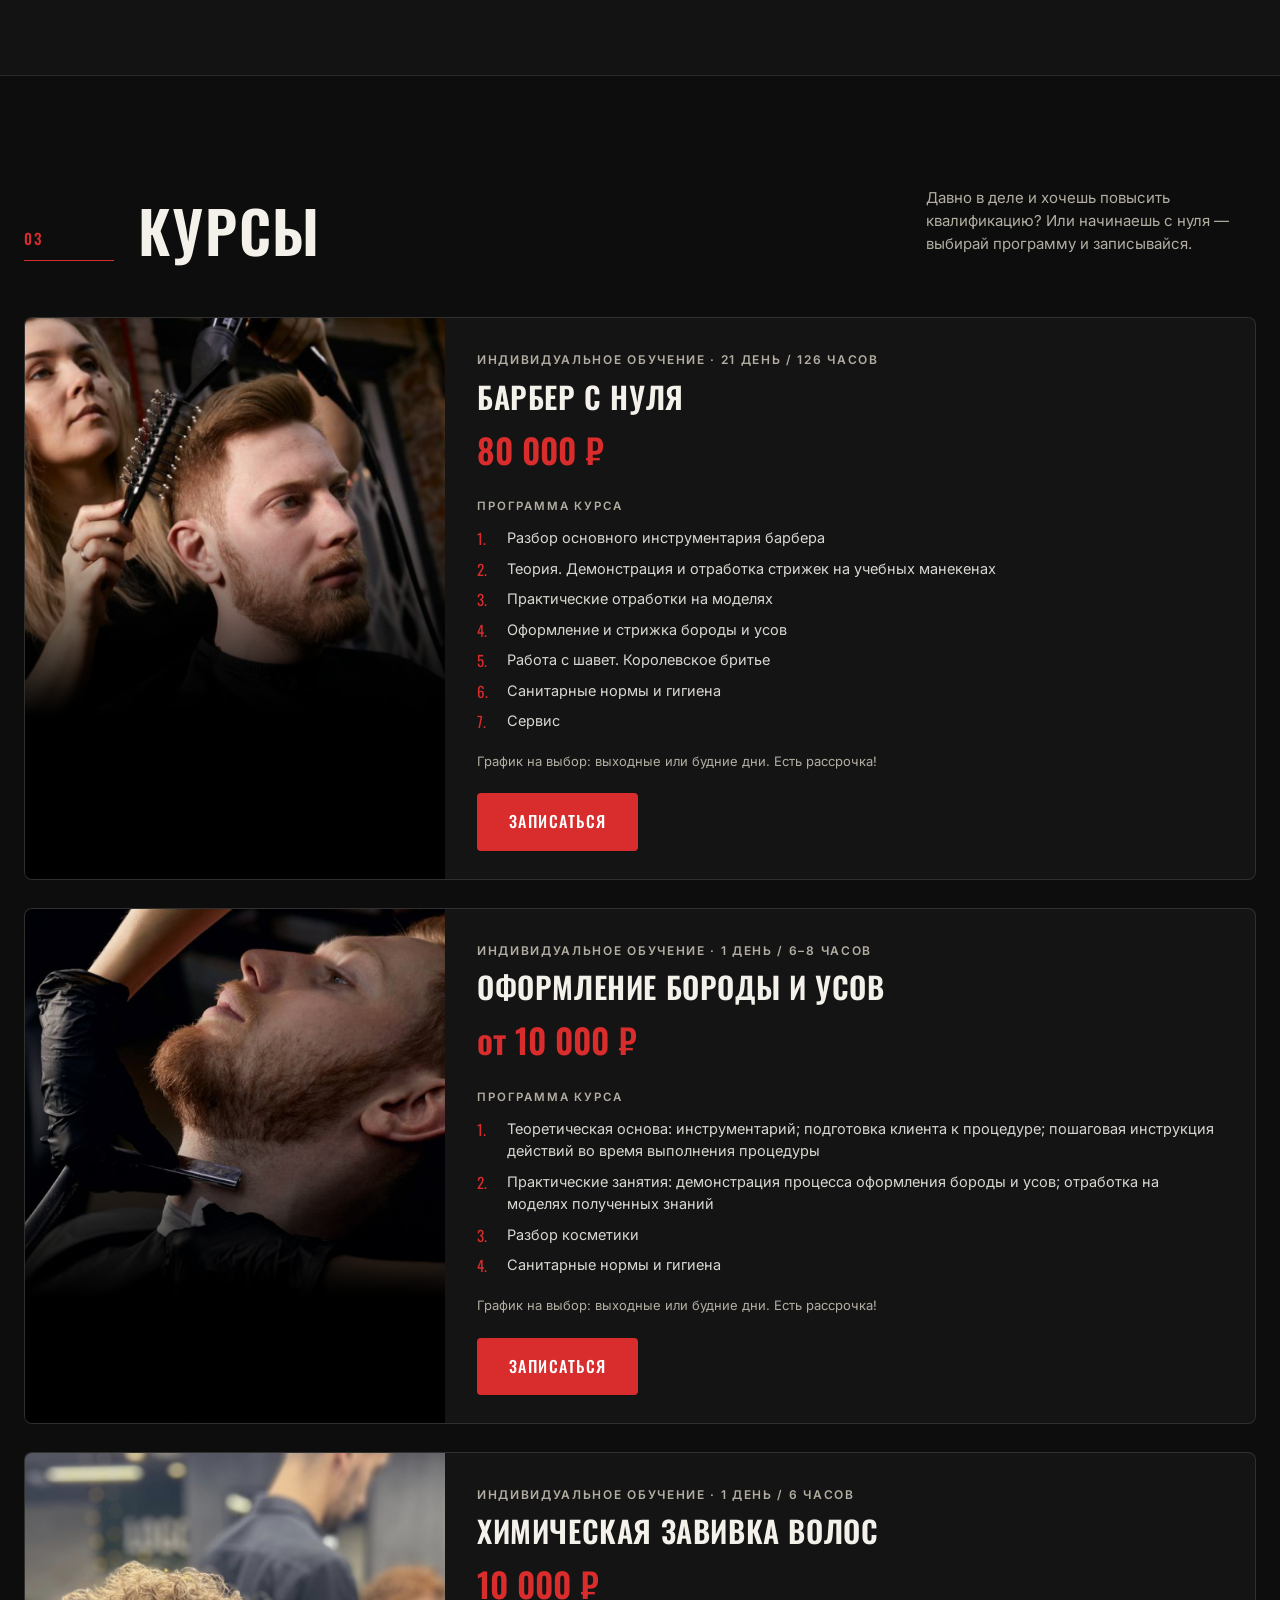
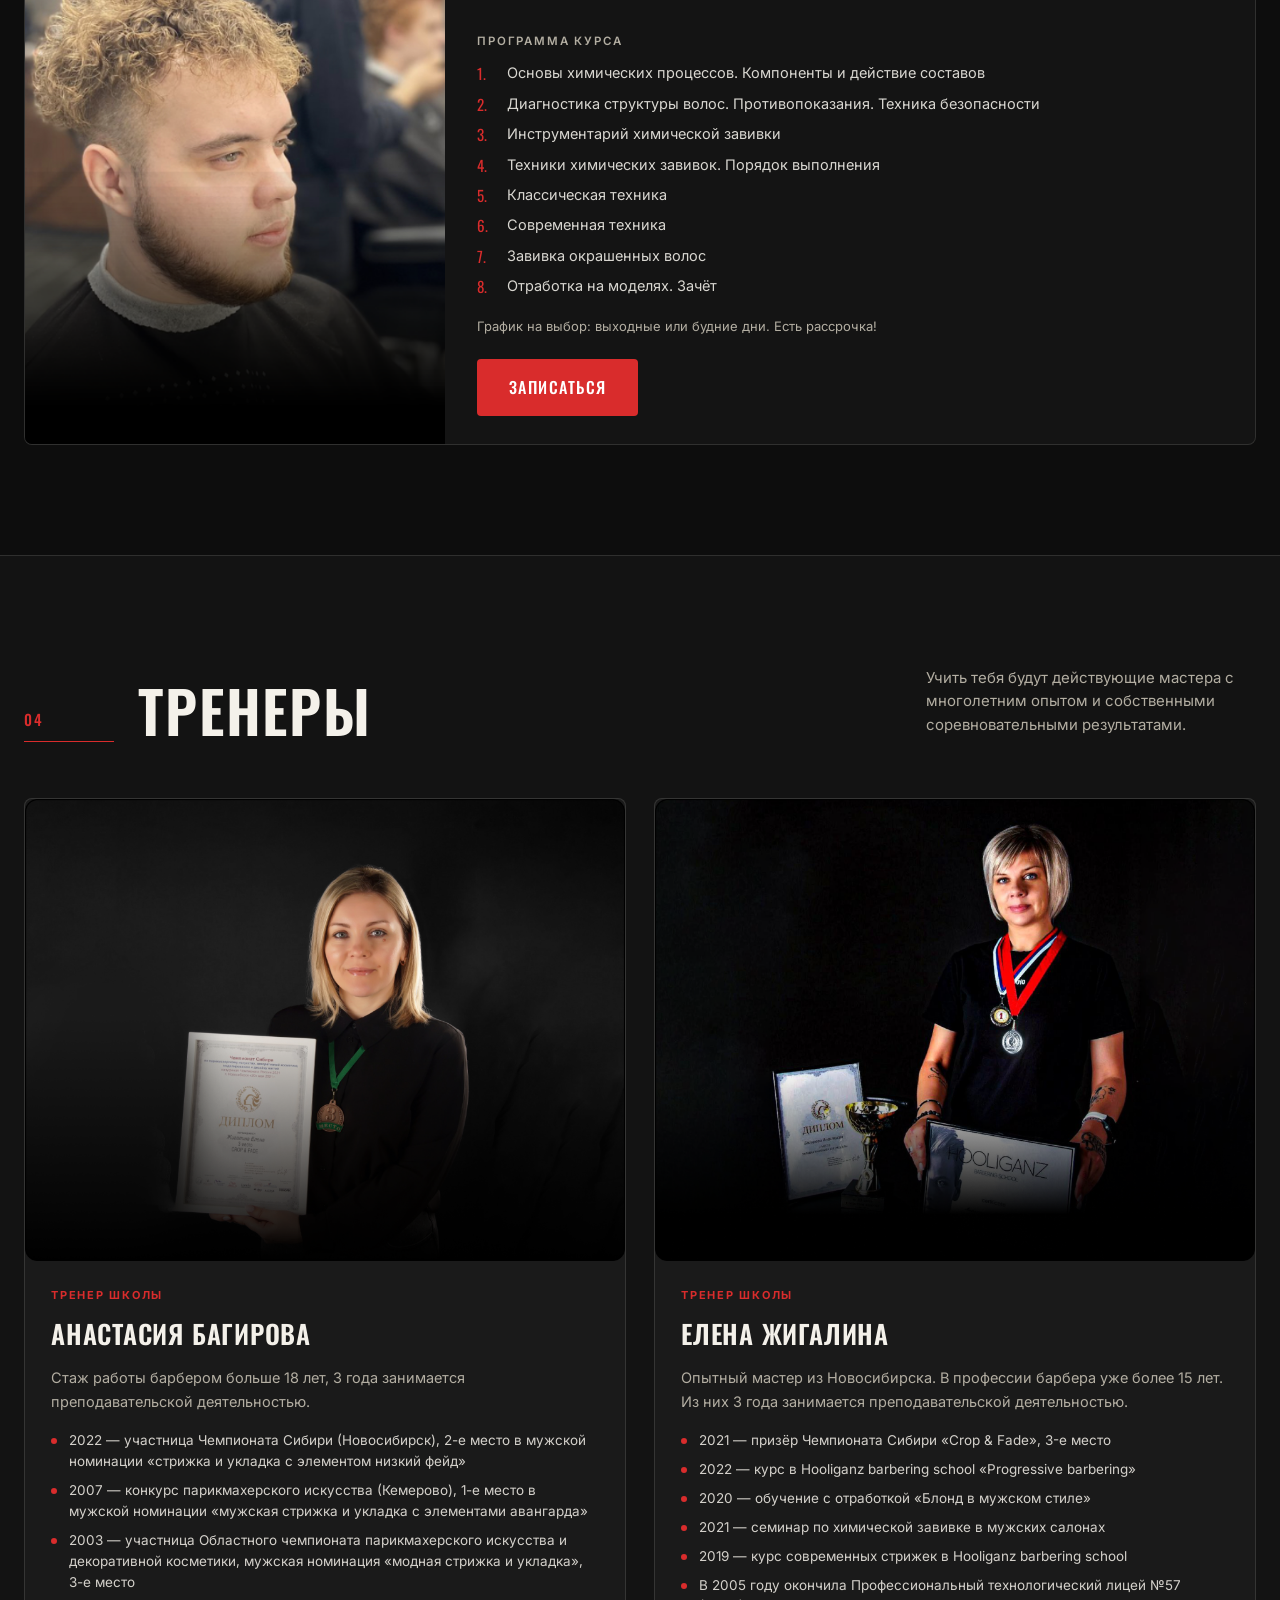
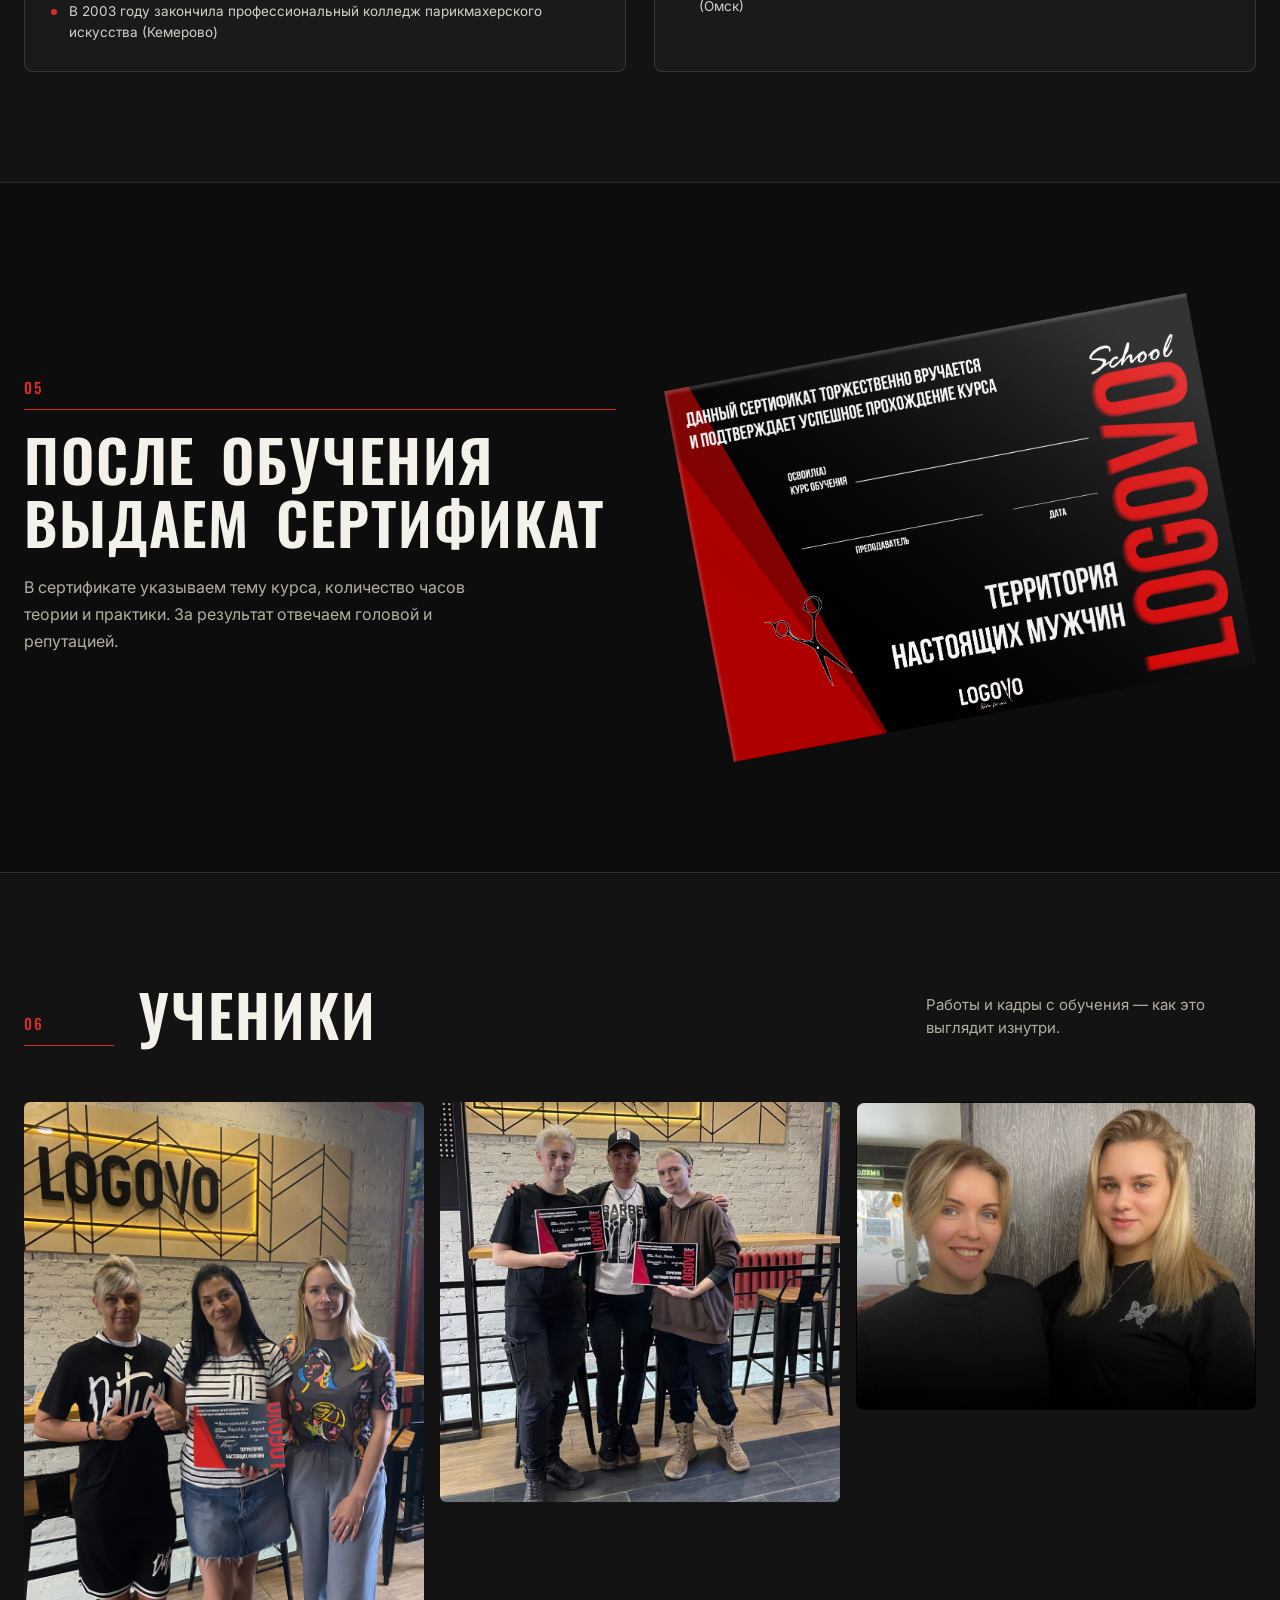
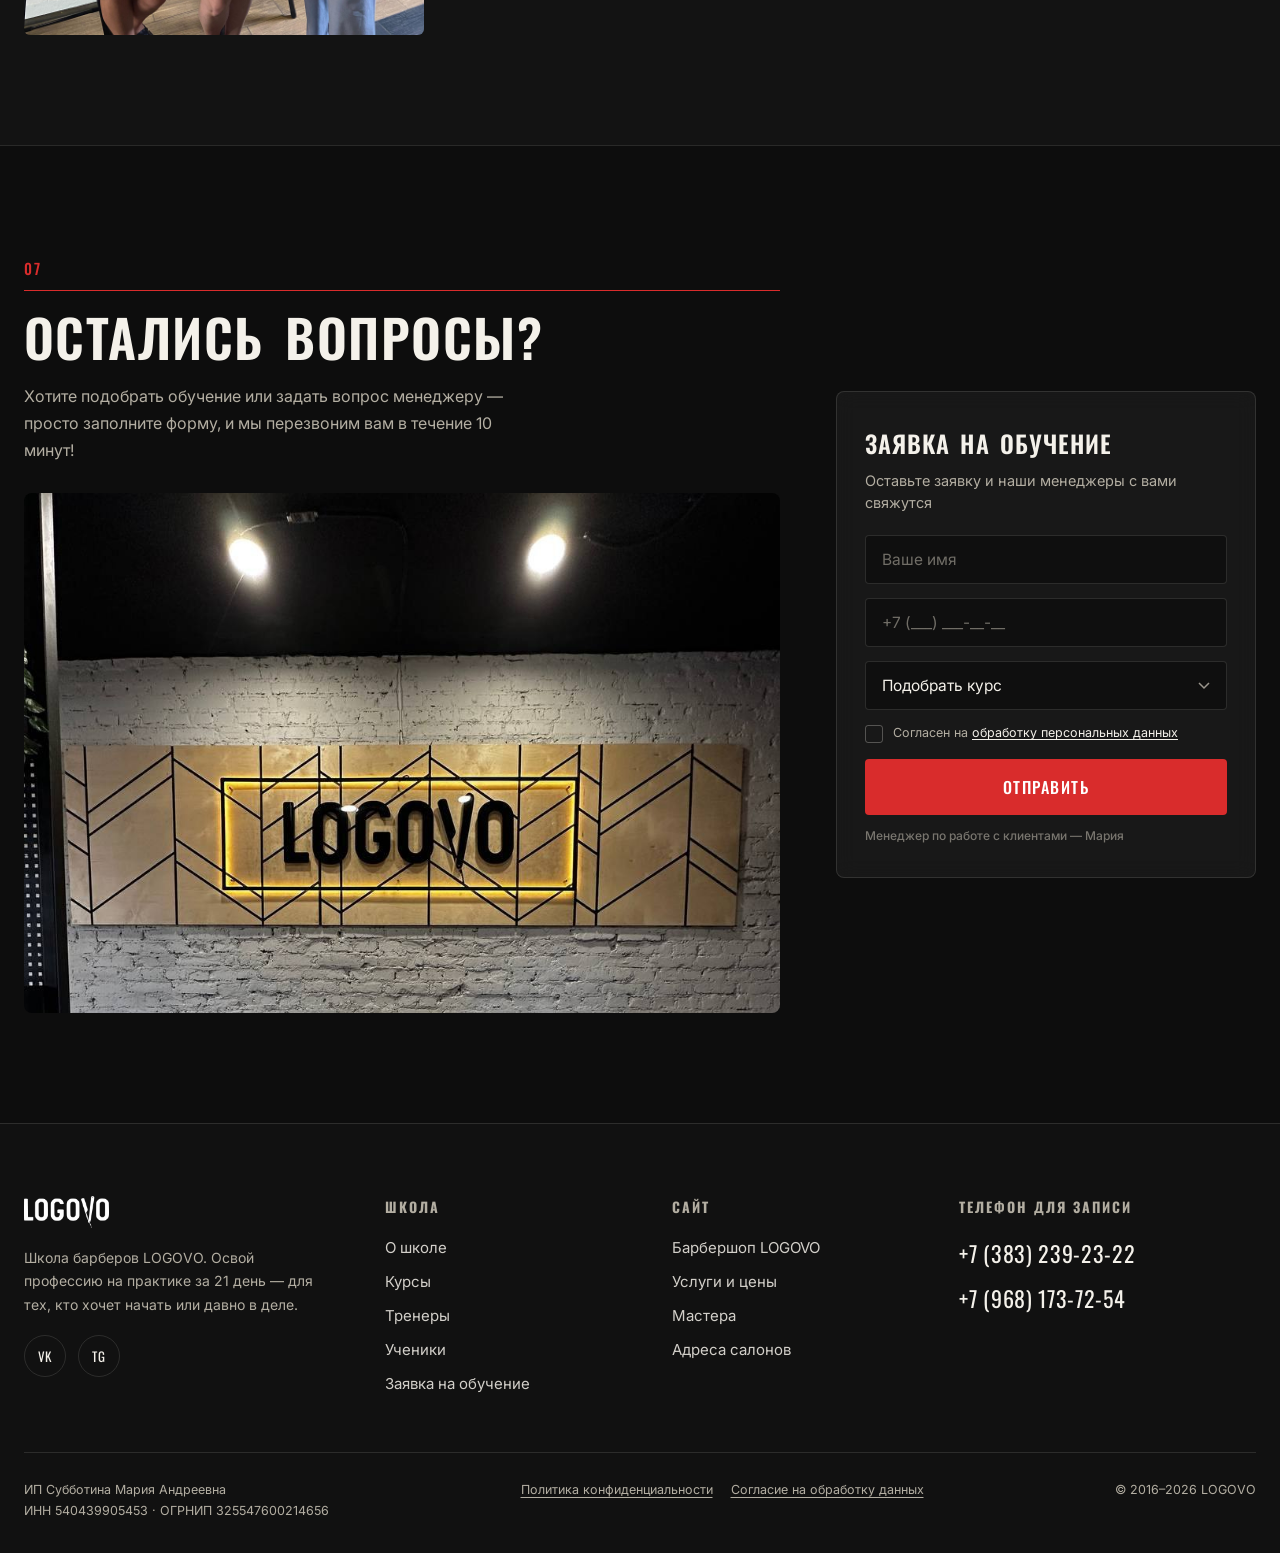
<file: school/index.html>
<!DOCTYPE html>
<html lang="ru">
<head>
<meta charset="UTF-8">
<meta name="viewport" content="width=device-width, initial-scale=1.0">
<title>Школа барберов LOGOVO — освой профессию за 21 день с нуля</title>
<meta name="description" content="Школа барберов LOGOVO в Новосибирске: обучение на практике за 21 день с нуля. Для тех, кто хочет начать или давно в деле.">
<link rel="icon" type="image/png" href="../assets/brand/logo-red.png">
<link rel="preconnect" href="https://fonts.googleapis.com">
<link rel="preconnect" href="https://fonts.gstatic.com" crossorigin>
<link href="https://fonts.googleapis.com/css2?family=Inter:wght@400;500;600;700&family=Oswald:wght@400;500;600;700&display=swap" rel="stylesheet">
<link rel="stylesheet" href="../css/style.css?v=24">
</head>
<body>
<div class="grain" aria-hidden="true"></div>

<header class="header" id="header">
  <div class="container header__inner">
    <a href="../" class="header__logo" aria-label="LOGOVO — на главную">
      <img src="../assets/brand/logo-white.png" alt="LOGOVO" class="header__logo-img">
    </a>
    <nav class="header__nav" aria-label="Основная навигация">
      <a href="#about" class="header__link">О школе</a>
      <a href="#courses" class="header__link">Курсы</a>
      <a href="#trainers" class="header__link">Тренеры</a>
      <a href="#students" class="header__link">Ученики</a>
    </nav>
    <div class="header__actions">
      <a href="tel:+73832392322" class="header__phone-wrap">
        <span class="header__phone">+7 (383) 239-23-22</span>
        <span class="header__phone-sub">Школа барберов LOGOVO</span>
      </a>
      <a class="btn btn--red btn--sm" href="#zayavka">Записаться</a>
      <button class="header__burger" id="burger" aria-label="Меню" aria-expanded="false">
        <span></span><span></span><span></span>
      </button>
    </div>
  </div>
</header>

<nav class="mobile-menu" id="mobileMenu" aria-label="Мобильное меню">
  <a href="#about">О школе</a>
  <a href="#courses">Курсы</a>
  <a href="#trainers">Тренеры</a>
  <a href="#students">Ученики</a>
  <a href="#zayavka">Записаться</a>
  <a href="../">На главную</a>
</nav>

<!-- 01 · ГЕРОЙ -->
<section class="hero hero--school" id="hero">
  <div class="hero__bg" aria-hidden="true"></div>
  <div class="container hero__inner">
    <div class="hero__topline">
      <p class="hero__tag">Школа барберов LOGOVO</p>
      <p class="hero__place">Для тех, кто хочет начать или давно в деле</p>
    </div>
    <div class="hero__content">
      <div class="hero__text">
        <h1 class="hero__title">Освой профессию<br>барбера <em>за 21 день</em></h1>
        <p class="hero__lead">На практике, с нуля. И начни зарабатывать от 60 тысяч рублей в месяц на трендовой профессии!</p>
        <ul class="school-bullets">
          <li>Каждому ученику до 30 моделей на отработку</li>
          <li>20% теория — 80% практика</li>
          <li>Трудоустройство после обучения</li>
          <li>Окупаемость обучения 2 месяца</li>
          <li>Выдаем инструменты на время обучения</li>
        </ul>
        <p class="hero__free">Запишись на 1-е бесплатное занятие и стань барбером</p>
        <div class="hero__cta">
          <a class="btn btn--red btn--hero" href="#zayavka">Записаться на бесплатное занятие <span class="btn__arrow" aria-hidden="true">→</span></a>
        </div>
      </div>
      <figure class="hero__photo">
        <img src="../assets/school/hero-school.jpg" alt="Барбер стрижёт клиента — школа LOGOVO" loading="eager">
      </figure>
    </div>
  </div>
</section>

<!-- 02 · О ШКОЛЕ -->
<section class="section section--alt section--line" id="about">
  <div class="container">
    <div class="section-head reveal">
      <div class="section-head__num">02</div>
      <h2 class="section-head__title">Уникальная методика<br>от опытных мастеров</h2>
      <p class="section-head__sub">Обучение построено так, чтобы после курса ты выходил в зал уверенно — с практикой, а не только с конспектом.</p>
    </div>
    <div class="features">
      <article class="feature reveal reveal-d1">
        <div class="feature__icon">01</div>
        <h3 class="feature__title">Индивидуальный подход</h3>
        <p class="feature__text">Только индивидуальный подход. Программа адаптируется под твой уровень знаний.</p>
      </article>
      <article class="feature reveal reveal-d2">
        <div class="feature__icon">02</div>
        <h3 class="feature__title">Все включено</h3>
        <p class="feature__text">Предоставляем всю косметику и инструменты на этапе обучения.</p>
      </article>
      <article class="feature reveal reveal-d3">
        <div class="feature__icon">03</div>
        <h3 class="feature__title">Трудоустройство</h3>
        <p class="feature__text">Возможно трудоустройство в случае успешного окончания обучения — к нам или к нашим партнёрам.</p>
      </article>
    </div>
  </div>
</section>

<!-- 03 · КУРСЫ -->
<section class="section section--line" id="courses">
  <div class="container">
    <div class="section-head reveal">
      <div class="section-head__num">03</div>
      <h2 class="section-head__title">Курсы</h2>
      <p class="section-head__sub">Давно в деле и хочешь повысить квалификацию? Или начинаешь с нуля — выбирай программу и записывайся.</p>
    </div>

    <div class="courses">
      <article class="course reveal">
        <div class="course__media">
          <img src="../assets/school/tild6361-6634-4335-a_c9083d43-b6c2-4184-a.png" alt="Курс «Барбер с нуля»" loading="lazy">
        </div>
        <div class="course__body">
          <p class="course__meta">Индивидуальное обучение · 21 день / 126 часов</p>
          <h3 class="course__title">Барбер с нуля</h3>
          <p class="course__price">80 000 ₽</p>
          <p class="course__label">Программа курса</p>
          <ol class="course__program">
            <li>Разбор основного инструментария барбера</li>
            <li>Теория. Демонстрация и отработка стрижек на учебных манекенах</li>
            <li>Практические отработки на моделях</li>
            <li>Оформление и стрижка бороды и усов</li>
            <li>Работа с шавет. Королевское бритье</li>
            <li>Санитарные нормы и гигиена</li>
            <li>Сервис</li>
          </ol>
          <p class="course__note">График на выбор: выходные или будние дни. Есть рассрочка!</p>
          <a class="btn btn--red" href="#zayavka">Записаться</a>
        </div>
      </article>

      <article class="course reveal">
        <div class="course__media">
          <img src="../assets/school/tild6131-6665-4666-b_Rectangle_104.png" alt="Курс «Оформление бороды и усов»" loading="lazy">
        </div>
        <div class="course__body">
          <p class="course__meta">Индивидуальное обучение · 1 день / 6–8 часов</p>
          <h3 class="course__title">Оформление бороды и усов</h3>
          <p class="course__price">от 10 000 ₽</p>
          <p class="course__label">Программа курса</p>
          <ol class="course__program">
            <li>Теоретическая основа: инструментарий; подготовка клиента к процедуре; пошаговая инструкция действий во время выполнения процедуры</li>
            <li>Практические занятия: демонстрация процесса оформления бороды и усов; отработка на моделях полученных знаний</li>
            <li>Разбор косметики</li>
            <li>Санитарные нормы и гигиена</li>
          </ol>
          <p class="course__note">График на выбор: выходные или будние дни. Есть рассрочка!</p>
          <a class="btn btn--red" href="#zayavka">Записаться</a>
        </div>
      </article>

      <article class="course reveal">
        <div class="course__media">
          <img src="../assets/school/tild6338-3839-4330-b___2023-04-11__144755.png" alt="Курс «Химическая завивка волос»" loading="lazy">
        </div>
        <div class="course__body">
          <p class="course__meta">Индивидуальное обучение · 1 день / 6 часов</p>
          <h3 class="course__title">Химическая завивка волос</h3>
          <p class="course__price">10 000 ₽</p>
          <p class="course__label">Программа курса</p>
          <ol class="course__program">
            <li>Основы химических процессов. Компоненты и действие составов</li>
            <li>Диагностика структуры волос. Противопоказания. Техника безопасности</li>
            <li>Инструментарий химической завивки</li>
            <li>Техники химических завивок. Порядок выполнения</li>
            <li>Классическая техника</li>
            <li>Современная техника</li>
            <li>Завивка окрашенных волос</li>
            <li>Отработка на моделях. Зачёт</li>
          </ol>
          <p class="course__note">График на выбор: выходные или будние дни. Есть рассрочка!</p>
          <a class="btn btn--red" href="#zayavka">Записаться</a>
        </div>
      </article>
    </div>
  </div>
</section>

<!-- 04 · ТРЕНЕРЫ -->
<section class="section section--alt section--line" id="trainers">
  <div class="container">
    <div class="section-head reveal">
      <div class="section-head__num">04</div>
      <h2 class="section-head__title">Тренеры</h2>
      <p class="section-head__sub">Учить тебя будут действующие мастера с многолетним опытом и собственными соревновательными результатами.</p>
    </div>

    <div class="trainers">
      <article class="trainer reveal">
        <div class="trainer__media">
          <img src="../assets/school/tild3336-6136-4162-b_photo.png" alt="Анастасия Багирова — тренер школы LOGOVO" loading="lazy">
        </div>
        <div class="trainer__body">
          <p class="trainer__role">Тренер школы</p>
          <h3 class="trainer__name">Анастасия Багирова</h3>
          <p class="trainer__bio">Стаж работы барбером больше 18 лет, 3 года занимается преподавательской деятельностью.</p>
          <ul class="trainer__list">
            <li>2022 — участница Чемпионата Сибири (Новосибирск), 2-е место в мужской номинации «стрижка и укладка с элементом низкий фейд»</li>
            <li>2007 — конкурс парикмахерского искусства (Кемерово), 1-е место в мужской номинации «мужская стрижка и укладка с элементами авангарда»</li>
            <li>2003 — участница Областного чемпионата парикмахерского искусства и декоративной косметики, мужская номинация «модная стрижка и укладка», 3-е место</li>
            <li>В 2003 году закончила профессиональный колледж парикмахерского искусства (Кемерово)</li>
          </ul>
        </div>
      </article>

      <article class="trainer reveal">
        <div class="trainer__media">
          <img src="../assets/school/tild6263-3034-4163-a_-1.png" alt="Елена Жигалина — тренер школы LOGOVO" loading="lazy">
        </div>
        <div class="trainer__body">
          <p class="trainer__role">Тренер школы</p>
          <h3 class="trainer__name">Елена Жигалина</h3>
          <p class="trainer__bio">Опытный мастер из Новосибирска. В профессии барбера уже более 15 лет. Из них 3 года занимается преподавательской деятельностью.</p>
          <ul class="trainer__list">
            <li>2021 — призёр Чемпионата Сибири «Crop &amp; Fade», 3-е место</li>
            <li>2022 — курс в Hooliganz barbering school «Progressive barbering»</li>
            <li>2020 — обучение с отработкой «Блонд в мужском стиле»</li>
            <li>2021 — семинар по химической завивке в мужских салонах</li>
            <li>2019 — курс современных стрижек в Hooliganz barbering school</li>
            <li>В 2005 году окончила Профессиональный технологический лицей №57 (Омск)</li>
          </ul>
        </div>
      </article>
    </div>
  </div>
</section>

<!-- 05 · СЕРТИФИКАТ -->
<section class="section section--line" id="certificate">
  <div class="container split">
    <div class="split__text reveal">
      <div class="section-head__num">05</div>
      <h2 class="section-head__title" style="margin:18px 0 20px;">После обучения<br>выдаем сертификат</h2>
      <p class="career__text">В сертификате указываем тему курса, количество часов теории и практики. За результат отвечаем головой и репутацией.</p>
    </div>
    <figure class="split__media reveal reveal-d2">
      <img src="../assets/school/tild3166-3535-4830-b_cbd25443-3ef3-4567-9.png" alt="Сертификат школы барберов LOGOVO" loading="lazy">
    </figure>
  </div>
</section>

<!-- 06 · УЧЕНИКИ -->
<section class="section section--alt section--line" id="students">
  <div class="container">
    <div class="section-head reveal">
      <div class="section-head__num">06</div>
      <h2 class="section-head__title">Ученики</h2>
      <p class="section-head__sub">Работы и кадры с обучения — как это выглядит изнутри.</p>
    </div>
    <div class="gallery-grid" id="studentsGrid">
      <figure class="gallery-item reveal" data-src="../assets/school/tild6636-3936-4336-b_WhatsApp_Image_2025-.jpeg">
        <img src="../assets/school/tild6636-3936-4336-b_WhatsApp_Image_2025-.jpeg" alt="Ученики школы LOGOVO с сертификатами" loading="lazy">
      </figure>
      <figure class="gallery-item reveal" data-src="../assets/school/tild6232-6336-4236-b_eEYmZWQF6GA.jpg">
        <img src="../assets/school/tild6232-6336-4236-b_eEYmZWQF6GA.jpg" alt="Обучение в школе LOGOVO" loading="lazy">
      </figure>
      <figure class="gallery-item reveal" data-src="../assets/school/tild3663-6366-4333-b_photo.png">
        <img src="../assets/school/tild3663-6366-4333-b_photo.png" alt="Практика на моделях в школе LOGOVO" loading="lazy">
      </figure>
    </div>
  </div>
</section>

<!-- 07 · ЗАЯВКА -->
<section class="section section--line" id="zayavka">
  <div class="container career">
    <div class="reveal">
      <div class="section-head__num">07</div>
      <h2 class="career__title" style="margin-top:18px;">Остались вопросы?</h2>
      <p class="career__text">Хотите подобрать обучение или задать вопрос менеджеру — просто заполните форму, и мы перезвоним вам в течение 10 минут!</p>
      <figure class="career__photo">
        <img src="../assets/school/manager-office.jpg" alt="Салон LOGOVO" loading="lazy">
      </figure>
    </div>

    <form class="form-card reveal reveal-d2" id="formSchool" novalidate>
      <div class="form-card__body">
        <h2 class="form-card__title">Заявка на обучение</h2>
        <p class="form-card__sub">Оставьте заявку и наши менеджеры с вами свяжутся</p>
        <div class="field">
          <input class="field__input" type="text" name="name" placeholder="Ваше имя" autocomplete="name" required>
          <span class="field__error" data-error="name"></span>
        </div>
        <div class="field">
          <input class="field__input" type="tel" name="phone" placeholder="+7 (___) ___-__-__" autocomplete="tel" required>
          <span class="field__error" data-error="phone"></span>
        </div>
        <div class="field">
          <select class="field__select" name="course">
            <option value="">Подобрать курс</option>
            <option>Барбер с нуля</option>
            <option>Оформление бороды и усов</option>
            <option>Химическая завивка волос</option>
            <option>Повышение квалификации</option>
          </select>
        </div>
        <label class="checkbox">
          <input type="checkbox" name="consent" required>
          <span class="checkbox__mark"></span>
          <span class="checkbox__text">Согласен на <a href="../pages/soglasie.html" target="_blank" rel="noopener">обработку персональных данных</a></span>
        </label>
        <span class="field__error" data-error="consent"></span>
        <button type="submit" class="btn btn--red btn--block">Отправить</button>
        <p class="form-card__note">Менеджер по работе с клиентами — Мария</p>
      </div>
      <div class="form-success" data-success>
        <div class="form-success__icon">✓</div>
        <p>Заявка отправлена!<br>Менеджер свяжется с вами.</p>
      </div>
      <p class="form-fail" hidden></p>
    </form>
  </div>
</section>

<footer class="footer" id="contacts">
  <div class="container">
    <div class="footer__grid">
      <div>
        <a href="../"><img src="../assets/brand/logo-white.png" alt="LOGOVO" class="footer__logo"></a>
        <p class="footer__about">Школа барберов LOGOVO. Освой профессию на практике за 21 день — для тех, кто хочет начать или давно в деле.</p>
        <div class="footer__socials">
          <a href="https://vk.com/public212761229" target="_blank" rel="noopener" aria-label="ВКонтакте">VK</a>
          <a href="https://t.me/logovo_nsk" target="_blank" rel="noopener" aria-label="Telegram">TG</a>
        </div>
      </div>
      <div>
        <h3 class="footer__title">Школа</h3>
        <nav class="footer__links">
          <a href="#about">О школе</a>
          <a href="#courses">Курсы</a>
          <a href="#trainers">Тренеры</a>
          <a href="#students">Ученики</a>
          <a href="#zayavka">Заявка на обучение</a>
        </nav>
      </div>
      <div>
        <h3 class="footer__title">Сайт</h3>
        <nav class="footer__links">
          <a href="../">Барбершоп LOGOVO</a>
          <a href="../#services">Услуги и цены</a>
          <a href="../#masters">Мастера</a>
          <a href="../#salons">Адреса салонов</a>
        </nav>
      </div>
      <div>
        <h3 class="footer__title">Телефон для записи</h3>
        <div class="footer__contact">
          <a class="footer__phone" href="tel:+73832392322">+7 (383) 239-23-22</a>
          <a class="footer__phone" href="tel:+79681737254">+7 (968) 173-72-54</a>
        </div>
      </div>
    </div>
    <div class="footer__bottom">
      <div>ИП Субботина Мария Андреевна<br>ИНН 540439905453 · ОГРНИП 325547600214656</div>
      <div class="footer__legal">
        <a href="../pages/policy.html" target="_blank" rel="noopener">Политика конфиденциальности</a>
        <a href="../pages/soglasie.html" target="_blank" rel="noopener">Согласие на обработку данных</a>
      </div>
      <div>© 2016–2026 LOGOVO</div>
    </div>
  </div>
</footer>

<div class="lightbox" id="lightbox" role="dialog" aria-modal="true" aria-label="Просмотр фото">
  <button class="lightbox__close" data-close-lightbox aria-label="Закрыть">×</button>
  <img alt="Фото школы LOGOVO" id="lightboxImg">
</div>

<script src="../js/app.js?v=24"></script>
<script src="js/school.js?v=24"></script>
</body>
</html>
</file>
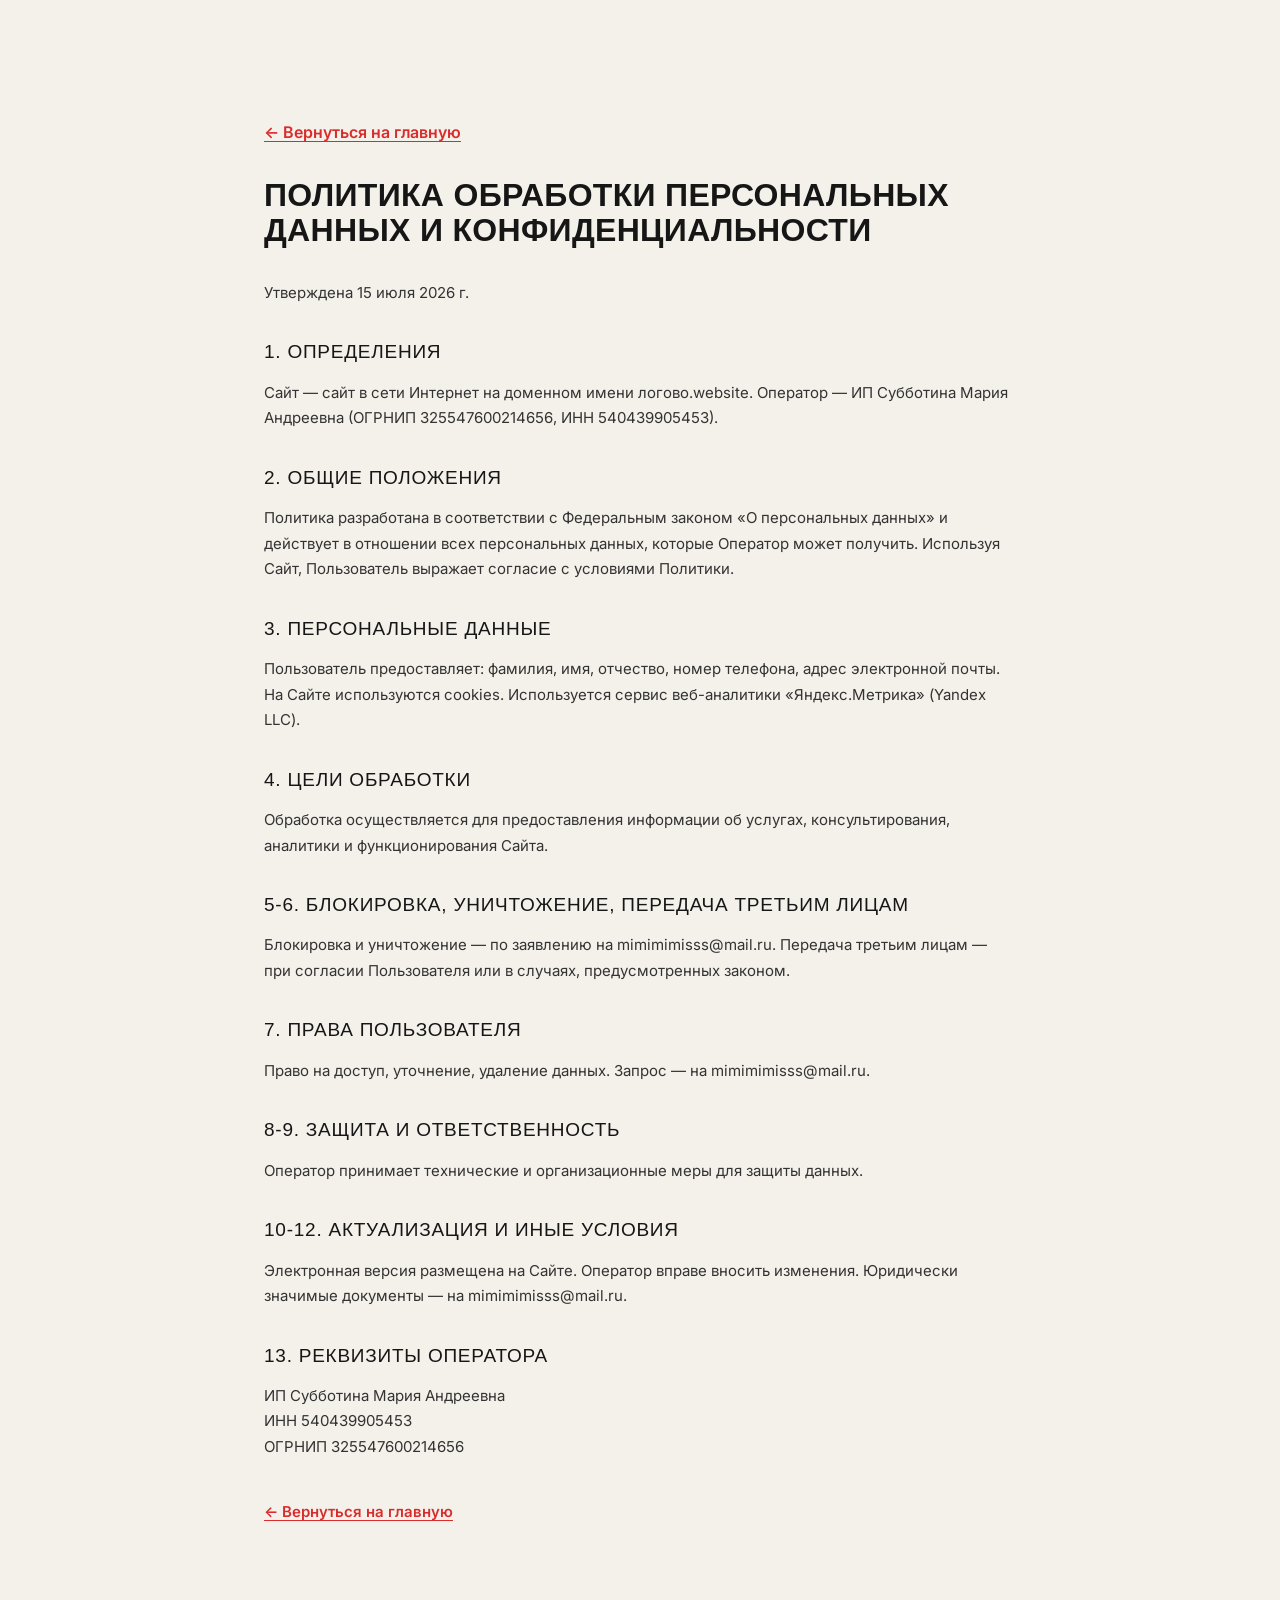
<file: pages/policy.html>
<!DOCTYPE html>
<html lang="ru">
<head>
<meta charset="UTF-8">
<meta name="viewport" content="width=device-width, initial-scale=1.0">
<title>Политика обработки персональных данных — LOGOVO</title>
<link href="https://fonts.googleapis.com/css2?family=Inter:wght@400;500;600;700;800;900&display=swap" rel="stylesheet">
<link rel="stylesheet" href="../css/style.css">
<style>
  body { background: #F4F1EA; color: #161616; }
  .legal { max-width: 800px; margin: 0 auto; padding: 120px 24px 80px; }
  .legal h1 { font-family: 'Oswald', sans-serif; font-size: 32px; font-weight: 600; text-transform: uppercase; letter-spacing: 0.01em; line-height: 1.1; margin-bottom: 32px; color: #161616; }
  .legal h2 { font-family: 'Oswald', sans-serif; font-size: 19px; font-weight: 500; text-transform: uppercase; letter-spacing: 0.04em; margin: 32px 0 12px; color: #161616; }
  .legal p, .legal li { font-size: 15px; line-height: 1.7; color: #333; margin-bottom: 8px; }
  .legal ul { padding-left: 24px; margin-bottom: 16px; }
  .legal__back { display: inline-block; margin-bottom: 32px; color: #D92C2C; font-weight: 600; text-decoration: underline; text-underline-offset: 3px; }
</style>
</head>
<body>
<div class="legal">
  <a href="../index.html" class="legal__back">&larr; Вернуться на главную</a>
  <h1>Политика обработки персональных данных и конфиденциальности</h1>
  <p>Утверждена 15 июля 2026 г.</p>
  <h2>1. Определения</h2>
  <p>Сайт — сайт в сети Интернет на доменном имени логово.website. Оператор — ИП Субботина Мария Андреевна (ОГРНИП 325547600214656, ИНН 540439905453).</p>
  <h2>2. Общие положения</h2>
  <p>Политика разработана в соответствии с Федеральным законом «О персональных данных» и действует в отношении всех персональных данных, которые Оператор может получить. Используя Сайт, Пользователь выражает согласие с условиями Политики.</p>
  <h2>3. Персональные данные</h2>
  <p>Пользователь предоставляет: фамилия, имя, отчество, номер телефона, адрес электронной почты. На Сайте используются cookies. Используется сервис веб-аналитики «Яндекс.Метрика» (Yandex LLC).</p>
  <h2>4. Цели обработки</h2>
  <p>Обработка осуществляется для предоставления информации об услугах, консультирования, аналитики и функционирования Сайта.</p>
  <h2>5-6. Блокировка, уничтожение, передача третьим лицам</h2>
  <p>Блокировка и уничтожение — по заявлению на mimimimisss@mail.ru. Передача третьим лицам — при согласии Пользователя или в случаях, предусмотренных законом.</p>
  <h2>7. Права Пользователя</h2>
  <p>Право на доступ, уточнение, удаление данных. Запрос — на mimimimisss@mail.ru.</p>
  <h2>8-9. Защита и ответственность</h2>
  <p>Оператор принимает технические и организационные меры для защиты данных.</p>
  <h2>10-12. Актуализация и иные условия</h2>
  <p>Электронная версия размещена на Сайте. Оператор вправе вносить изменения. Юридически значимые документы — на mimimimisss@mail.ru.</p>
  <h2>13. Реквизиты Оператора</h2>
  <p>ИП Субботина Мария Андреевна<br>ИНН 540439905453<br>ОГРНИП 325547600214656</p>
  <p style="margin-top:40px"><a href="../index.html" class="legal__back">&larr; Вернуться на главную</a></p>
</div>
</body>
</html>
</file>
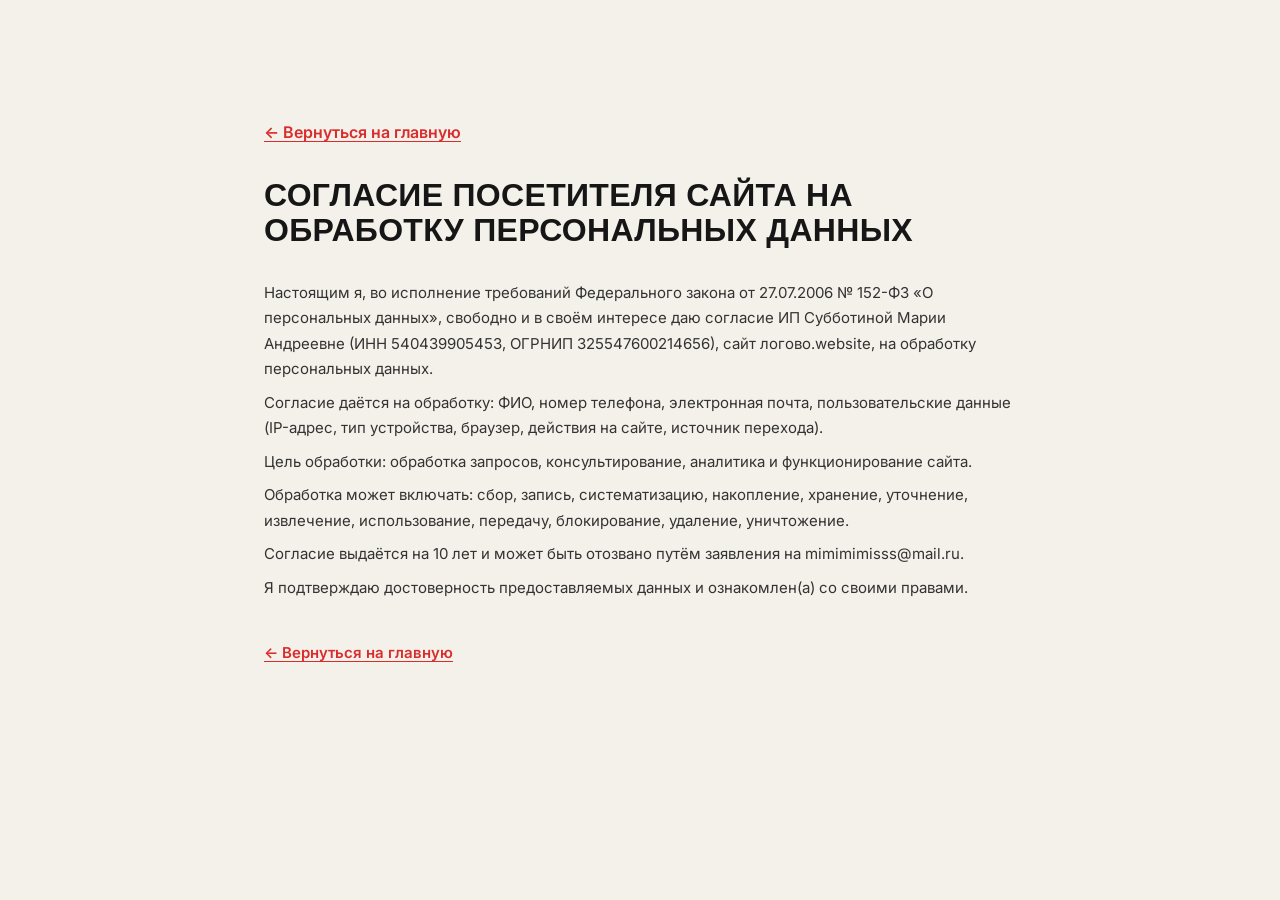
<file: pages/soglasie.html>
<!DOCTYPE html>
<html lang="ru">
<head>
<meta charset="UTF-8">
<meta name="viewport" content="width=device-width, initial-scale=1.0">
<title>Согласие на обработку персональных данных — LOGOVO</title>
<link href="https://fonts.googleapis.com/css2?family=Inter:wght@400;500;600;700;800;900&display=swap" rel="stylesheet">
<link rel="stylesheet" href="../css/style.css">
<style>
  body { background: #F4F1EA; color: #161616; }
  .legal { max-width: 800px; margin: 0 auto; padding: 120px 24px 80px; }
  .legal h1 { font-family: 'Oswald', sans-serif; font-size: 32px; font-weight: 600; text-transform: uppercase; letter-spacing: 0.01em; line-height: 1.1; margin-bottom: 32px; color: #161616; }
  .legal h2 { font-family: 'Oswald', sans-serif; font-size: 19px; font-weight: 500; text-transform: uppercase; letter-spacing: 0.04em; margin: 32px 0 12px; color: #161616; }
  .legal p, .legal li { font-size: 15px; line-height: 1.7; color: #333; margin-bottom: 8px; }
  .legal ul { padding-left: 24px; margin-bottom: 16px; }
  .legal__back { display: inline-block; margin-bottom: 32px; color: #D92C2C; font-weight: 600; text-decoration: underline; text-underline-offset: 3px; }
</style>
</head>
<body>
<div class="legal">
  <a href="../index.html" class="legal__back">&larr; Вернуться на главную</a>
  <h1>Согласие посетителя сайта на обработку персональных данных</h1>
  <p>Настоящим я, во исполнение требований Федерального закона от 27.07.2006 № 152-ФЗ «О персональных данных», свободно и в своём интересе даю согласие ИП Субботиной Марии Андреевне (ИНН 540439905453, ОГРНИП 325547600214656), сайт логово.website, на обработку персональных данных.</p>
  <p>Согласие даётся на обработку: ФИО, номер телефона, электронная почта, пользовательские данные (IP-адрес, тип устройства, браузер, действия на сайте, источник перехода).</p>
  <p>Цель обработки: обработка запросов, консультирование, аналитика и функционирование сайта.</p>
  <p>Обработка может включать: сбор, запись, систематизацию, накопление, хранение, уточнение, извлечение, использование, передачу, блокирование, удаление, уничтожение.</p>
  <p>Согласие выдаётся на 10 лет и может быть отозвано путём заявления на mimimimisss@mail.ru.</p>
  <p>Я подтверждаю достоверность предоставляемых данных и ознакомлен(а) со своими правами.</p>
  <p style="margin-top:40px"><a href="../index.html" class="legal__back">&larr; Вернуться на главную</a></p>
</div>
</body>
</html>
</file>
<file: css/style.css>
/* LOGOVO — лендинг. Визуальное направление: «Мужской журнал» */
:root {
  --bg: #0E0E0E;
  --bg-2: #141414;
  --bg-3: #1A1A1A;
  --paper: #F4F1EA;
  --muted: #B3AEA2;
  --red: #D92C2C;
  --red-deep: #B21F1F;
  --line: rgba(244, 241, 234, 0.12);
  --line-strong: rgba(244, 241, 234, 0.28);
  --font-display: 'Oswald', 'Arial Narrow', sans-serif;
  --font-body: 'Inter', -apple-system, BlinkMacSystemFont, 'Segoe UI', sans-serif;
  --max: 1280px;
  --ease: cubic-bezier(0.22, 1, 0.36, 1);
  --radius: 4px;
}

*, *::before, *::after { box-sizing: border-box; margin: 0; padding: 0; }
[hidden] { display: none !important; }
html { scroll-behavior: smooth; -webkit-text-size-adjust: 100%; }
body {
  font-family: var(--font-body);
  font-size: 16px;
  line-height: 1.6;
  color: var(--paper);
  background: var(--bg) url("../assets/brand/texture.jpg") center / cover fixed no-repeat;
  overflow-x: hidden;
  -webkit-font-smoothing: antialiased;
}
img { max-width: 100%; height: auto; display: block; }
a { color: inherit; text-decoration: none; }
button { cursor: pointer; border: none; background: none; font-family: inherit; color: inherit; }
input, select, textarea { font-family: inherit; font-size: inherit; color: inherit; }
ul, ol { list-style: none; }

/* ——— Зерно поверх фона ——— */
.grain {
  position: fixed; inset: 0; z-index: 1; pointer-events: none; opacity: 0.3;
  background-image: url("data:image/svg+xml,%3Csvg viewBox='0 0 256 256' xmlns='http://www.w3.org/2000/svg'%3E%3Cfilter id='n'%3E%3CfeTurbulence type='fractalNoise' baseFrequency='0.9' numOctaves='4' stitchTiles='stitch'/%3E%3C/filter%3E%3Crect width='100%25' height='100%25' filter='url(%23n)' opacity='0.05'/%3E%3C/svg%3E");
  background-size: 220px;
  opacity: 0.35;
}

.container { width: 100%; max-width: var(--max); margin: 0 auto; padding: 0 24px; position: relative; z-index: 2; }

/* ——— Типографика ——— */
.display {
  font-family: var(--font-display);
  font-weight: 600;
  text-transform: uppercase;
  letter-spacing: 0.01em;
  line-height: 0.95;
}
.label {
  font-family: var(--font-body);
  font-size: 12px;
  font-weight: 600;
  letter-spacing: 0.18em;
  text-transform: uppercase;
  color: var(--muted);
}
.label--red { color: var(--red); }

.section { padding: 110px 0; position: relative; background: rgba(14, 14, 14, 0.9); }
.section--tight { padding: 80px 0; }
.section--alt { background: rgba(20, 20, 20, 0.92); }
.section--line { border-top: 1px solid var(--line); }

.section-head {
  display: grid;
  grid-template-columns: 1fr auto;
  gap: 24px;
  align-items: end;
  margin-bottom: 56px;
}
.section-head:has(.section-head__num) {
  grid-template-columns: 90px 1fr auto;
}
.section-head__num {
  font-family: var(--font-display);
  font-size: 15px;
  font-weight: 500;
  color: var(--red);
  letter-spacing: 0.12em;
  padding-bottom: 10px;
  border-bottom: 1px solid var(--red);
}
.section-head__title {
  font-family: var(--font-display);
  font-weight: 600;
  text-transform: uppercase;
  font-size: clamp(34px, 5vw, 58px);
  line-height: 1.08;
  letter-spacing: 0.032em;
  word-spacing: 0.16em;
}
.section-head__sub {
  max-width: 330px;
  color: var(--muted);
  font-size: 15px;
  line-height: 1.55;
  padding-bottom: 6px;
}
.section-head--center { grid-template-columns: 1fr; text-align: center; justify-items: center; }
.section-head--center .section-head__sub { max-width: 520px; }

/* ——— Кнопки ——— */
.btn {
  display: inline-flex; align-items: center; justify-content: center; gap: 10px;
  padding: 16px 32px;
  font-family: var(--font-display);
  font-size: 16px;
  font-weight: 500;
  letter-spacing: 0.08em;
  text-transform: uppercase;
  border-radius: var(--radius);
  transition: all 0.3s var(--ease);
  white-space: nowrap;
}
.btn--red { background: var(--red); color: #fff; }
.btn--red:hover { background: var(--red-deep); transform: translateY(-2px); }
.btn--ghost { background: transparent; color: var(--paper); border: 1px solid var(--line-strong); }
.btn--ghost:hover { border-color: var(--paper); background: rgba(244,241,234,0.06); transform: translateY(-2px); }
.btn--block { width: 100%; }
.btn--sm { padding: 11px 22px; font-size: 13px; }

/* ——— Хедер ——— */
.header {
  position: fixed; top: 0; left: 0; right: 0; z-index: 100;
  background: rgba(14, 14, 14, 0.82);
  backdrop-filter: blur(14px); -webkit-backdrop-filter: blur(14px);
  border-bottom: 1px solid transparent;
  transition: border-color 0.3s, background 0.3s;
}
.header.is-scrolled { border-bottom-color: var(--line); background: rgba(14, 14, 14, 0.94); }
.header__inner {
  display: flex; align-items: center; justify-content: space-between;
  height: 82px; gap: 28px;
}
.header__logo-img { height: 42px; width: auto; }
.header__nav { display: flex; gap: 26px; }
.header__link {
  font-size: 13px; font-weight: 500; letter-spacing: 0.06em; text-transform: uppercase;
  color: var(--muted); transition: color 0.2s; position: relative;
}
.header__link:hover { color: var(--paper); }
.header__link::after {
  content: ''; position: absolute; left: 0; bottom: -6px; height: 2px; width: 0;
  background: var(--red); transition: width 0.25s var(--ease);
}
.header__link:hover::after { width: 100%; }
.header__actions { display: flex; align-items: center; gap: 18px; }
.header__phone-wrap { display: flex; flex-direction: column; align-items: flex-end; line-height: 1.25; }
.header__phone { font-size: 15px; font-weight: 600; transition: color 0.2s; }
.header__phone-wrap:hover .header__phone { color: var(--red); }
.header__phone-sub { font-size: 10.5px; letter-spacing: 0.08em; text-transform: uppercase; color: var(--muted); }
.header__burger {
  display: none; flex-direction: column; gap: 6px; padding: 8px;
}
.header__burger span { display: block; width: 26px; height: 2px; background: var(--paper); transition: all 0.3s var(--ease); }
.header__burger.active span:nth-child(1) { transform: rotate(45deg) translate(6px, 6px); }
.header__burger.active span:nth-child(2) { opacity: 0; }
.header__burger.active span:nth-child(3) { transform: rotate(-45deg) translate(6px, -6px); }

.mobile-menu {
  position: fixed; inset: 0; z-index: 99;
  background: rgba(14,14,14,0.98);
  display: flex; flex-direction: column; justify-content: center; align-items: center; gap: 28px;
  opacity: 0; visibility: hidden; transition: all 0.35s var(--ease);
}
.mobile-menu.open { opacity: 1; visibility: visible; }
.mobile-menu a {
  font-family: var(--font-display); font-size: 32px; text-transform: uppercase;
  letter-spacing: 0.04em; color: var(--paper);
}
.mobile-menu a:hover { color: var(--red); }

/* ——— Герой ——— */
.hero {
  position: relative;
  padding: 118px 0 0;
  overflow: hidden;
}
.hero__bg {
  position: absolute; inset: 0;
  background:
    radial-gradient(ellipse 110% 85% at 82% 8%, rgba(217, 44, 44, 0.18), transparent 52%),
    linear-gradient(180deg, rgba(14, 14, 14, 0.42) 0%, rgba(14, 14, 14, 0.62) 100%),
    url("../assets/brand/texture.jpg") center / cover no-repeat;
}
.hero__bg::after {
  content: '';
  position: absolute; inset: 0;
  background-image: url("data:image/svg+xml,%3Csvg viewBox='0 0 256 256' xmlns='http://www.w3.org/2000/svg'%3E%3Cfilter id='n'%3E%3CfeTurbulence type='fractalNoise' baseFrequency='0.75' numOctaves='4' stitchTiles='stitch'/%3E%3C/filter%3E%3Crect width='100%25' height='100%25' filter='url(%23n)' opacity='0.1'/%3E%3C/svg%3E");
  background-size: 190px;
  opacity: 0.7;
  pointer-events: none;
}
.hero__inner { position: relative; z-index: 2; }
.hero__topline {
  display: flex; justify-content: space-between; align-items: center; gap: 20px;
  margin-bottom: 30px;
}
.hero__tag {
  display: inline-flex; align-items: center; gap: 10px;
  font-size: 12px; font-weight: 600; letter-spacing: 0.22em; text-transform: uppercase;
  color: var(--paper);
}
.hero__tag::before {
  content: ''; width: 8px; height: 8px; border-radius: 50%; background: var(--red);
  flex-shrink: 0;
}
.hero__place {
  font-size: 12px; font-weight: 600; letter-spacing: 0.22em; text-transform: uppercase;
  color: var(--paper); text-align: right;
}
.hero__content {
  display: grid; grid-template-columns: 1fr 420px; gap: 56px; align-items: center;
  padding-bottom: 56px;
}
.hero__title {
  font-family: var(--font-display);
  font-weight: 700; text-transform: uppercase;
  font-size: clamp(56px, 8.2vw, 112px);
  line-height: 1.12;
  letter-spacing: 0.022em;
  word-spacing: 0.14em;
  margin-bottom: 26px;
}
.hero__title em { font-style: normal; color: var(--red); }
.hero__lead {
  font-size: 17px; color: rgba(244, 241, 234, 0.88); max-width: 460px;
  margin-bottom: 30px; line-height: 1.65;
}
.hero__price { display: flex; align-items: center; gap: 18px; margin-bottom: 32px; }
.hero__price-value {
  font-family: var(--font-display); font-size: clamp(34px, 4vw, 54px); font-weight: 600;
  color: var(--paper); line-height: 1; letter-spacing: 0.035em; word-spacing: 0.12em;
}
.hero__price-caption {
  font-size: 12px; line-height: 1.45; color: var(--muted);
  letter-spacing: 0.06em; text-transform: uppercase;
}
.hero__cta { display: flex; flex-wrap: wrap; gap: 14px; }

.hero__photo {
  position: relative; margin: 0; border-radius: 6px; overflow: visible;
}
.hero__photo img {
  width: 100%; aspect-ratio: 1228 / 1288; object-fit: cover; object-position: center;
  border-radius: 6px;
  filter: contrast(1.06);
}
.hero__photo::after {
  content: '';
  position: absolute; left: 0; right: 0; bottom: 0; height: 42%;
  border-radius: 0 0 6px 6px;
  background: linear-gradient(180deg, transparent, rgba(0, 0, 0, 0.62));
  pointer-events: none;
}
.hero__photo-caption {
  position: absolute; left: 22px; bottom: 22px; z-index: 2;
  font-family: var(--font-display); font-size: 17px; font-weight: 500;
  text-transform: uppercase; letter-spacing: 0.05em; line-height: 1.3;
  color: #fff;
}
.hero__stamp {
  position: absolute; right: -14px; bottom: 34px; z-index: 3;
  transform: rotate(-8deg);
  background: var(--red); color: #fff;
  font-family: var(--font-display); font-size: 13px; font-weight: 600;
  text-transform: uppercase; letter-spacing: 0.1em; line-height: 1.35;
  text-align: center; padding: 13px 20px;
}

/* ——— Полоса записи в герое ——— */
.hero__booking {
  position: relative; z-index: 2;
  background: rgba(14, 14, 14, 0.88);
  border-top: 1px solid var(--line);
  padding: 34px 0 40px;
}
.hero__booking-inner {
  display: grid; grid-template-columns: 280px 1fr; gap: 36px; align-items: center;
}
.hero__booking-title {
  font-family: var(--font-display); font-size: 26px; font-weight: 600;
  text-transform: uppercase; letter-spacing: 0.03em; margin-bottom: 8px;
}
.hero__booking-sub { font-size: 13.5px; color: var(--muted); line-height: 1.55; }
.booking-strip { background: transparent; border: none; padding: 0; backdrop-filter: none; }
.booking-strip__fields {
  display: grid; grid-template-columns: 1fr 1fr auto; gap: 18px; align-items: start;
  margin-bottom: 6px;
}
.booking-strip .field { margin-bottom: 4px; }
.field__label {
  display: block; font-size: 11px; font-weight: 600; letter-spacing: 0.14em;
  text-transform: uppercase; color: var(--muted); margin-bottom: 6px;
}
.booking-strip .field__input {
  background: transparent;
  border: none; border-bottom: 1px solid var(--line-strong);
  border-radius: 0; padding: 10px 2px; font-size: 16px;
}
.booking-strip .field__input:focus {
  outline: none; border-bottom-color: var(--red);
}
.booking-strip .btn { margin-top: 26px; }
.booking-strip .checkbox { margin-top: 10px; }

/* ——— Форма записи ——— */
.form-card {
  background: rgba(26, 26, 26, 0.92);
  border: 1px solid var(--line);
  border-radius: 8px;
  padding: 32px 28px;
  backdrop-filter: blur(10px); -webkit-backdrop-filter: blur(10px);
}
.form-card__title {
  font-family: var(--font-display); font-size: 24px; font-weight: 600;
  text-transform: uppercase; letter-spacing: 0.03em; margin-bottom: 8px;
}
.form-card__sub { font-size: 14px; color: var(--muted); margin-bottom: 22px; line-height: 1.5; }
.field { margin-bottom: 14px; }
.field__input, .field__select, .field__textarea {
  width: 100%; padding: 14px 16px;
  background: rgba(14,14,14,0.7);
  border: 1px solid var(--line);
  border-radius: var(--radius);
  color: var(--paper); font-size: 15px;
  transition: border-color 0.2s;
  appearance: none; -webkit-appearance: none;
}
.field__select {
  background-image: url("data:image/svg+xml,%3Csvg xmlns='http://www.w3.org/2000/svg' width='12' height='8' viewBox='0 0 12 8'%3E%3Cpath d='M1 1l5 5 5-5' stroke='%239A958C' stroke-width='1.5' fill='none'/%3E%3C/svg%3E");
  background-repeat: no-repeat; background-position: right 16px center;
}
.field__textarea { min-height: 96px; resize: vertical; }
.field__input::placeholder, .field__textarea::placeholder { color: rgba(154,149,140,0.7); }
.field__input:focus, .field__select:focus, .field__textarea:focus {
  outline: none; border-color: var(--red);
}
.field__error { display: block; min-height: 0; font-size: 12px; color: var(--red); margin-top: 5px; }
.checkbox {
  display: flex; align-items: flex-start; gap: 10px;
  font-size: 12px; color: var(--muted); line-height: 1.45; cursor: pointer; margin: 6px 0 16px;
}
.checkbox input { position: absolute; opacity: 0; pointer-events: none; }
.checkbox__mark {
  flex-shrink: 0; width: 18px; height: 18px; margin-top: 1px;
  border: 1px solid var(--line-strong); border-radius: 3px;
  transition: all 0.2s; position: relative;
}
.checkbox input:checked + .checkbox__mark { background: var(--red); border-color: var(--red); }
.checkbox input:checked + .checkbox__mark::after {
  content: ''; position: absolute; left: 5px; top: 1px; width: 5px; height: 10px;
  border: solid #fff; border-width: 0 2px 2px 0; transform: rotate(45deg);
}
.checkbox a { color: var(--paper); text-decoration: underline; text-underline-offset: 2px; }
.form-card__note { font-size: 11px; color: rgba(154,149,140,0.75); margin-top: 12px; line-height: 1.45; }
.form-success {
  display: none; text-align: center; padding: 28px 8px;
}
.form-success.is-visible { display: block; }
.form-success__icon {
  width: 52px; height: 52px; margin: 0 auto 16px;
  border: 2px solid var(--red); border-radius: 50%;
  display: flex; align-items: center; justify-content: center;
  color: var(--red); font-size: 24px;
}
.form-card.is-done .form-card__body { display: none; }

/* ——— Бегущая строка ——— */
.marquee {
  overflow: hidden; background: var(--red); padding: 18px 0;
  border-top: 1px solid rgba(0,0,0,0.15); border-bottom: 1px solid rgba(0,0,0,0.15);
  position: relative; z-index: 2;
}
.marquee__track {
  display: flex; gap: 0; width: max-content;
  animation: marquee 38s linear infinite;
}
.marquee__item {
  display: flex; align-items: center; gap: 28px; padding-right: 28px;
  font-family: var(--font-display); font-size: 20px; font-weight: 500;
  text-transform: uppercase; letter-spacing: 0.1em; color: #fff;
  white-space: nowrap;
}
.marquee__item i {
  font-style: normal; opacity: 0.55; font-size: 14px;
}
@keyframes marquee { from { transform: translateX(0); } to { transform: translateX(-50%); } }

/* ——— Цифры ——— */
.stats { display: grid; grid-template-columns: repeat(4, 1fr); gap: 1px; background: var(--line); border: 1px solid var(--line); }
.stat {
  background: var(--bg); padding: 38px 28px;
  transition: background 0.3s;
}
.stat:hover { background: var(--bg-3); }
.stat__value {
  font-family: var(--font-display); font-size: clamp(36px, 4vw, 52px); font-weight: 600;
  line-height: 1; margin-bottom: 10px;
}
.stat__value span { color: var(--red); }
.stat__label { font-size: 13px; color: var(--muted); line-height: 1.5; }

/* ——— Преимущества ——— */
.features { display: grid; grid-template-columns: repeat(3, 1fr); gap: 28px; margin-top: 56px; }
.feature {
  padding: 32px 28px; border: 1px solid var(--line); border-radius: 8px;
  transition: border-color 0.3s, transform 0.3s var(--ease);
}
.feature:hover { border-color: var(--line-strong); transform: translateY(-4px); }
.feature__icon {
  width: 44px; height: 44px; margin-bottom: 20px;
  display: flex; align-items: center; justify-content: center;
  border: 1px solid var(--line-strong); border-radius: 50%;
  color: var(--red); font-size: 18px;
}
.feature__title {
  font-family: var(--font-display); font-size: 20px; font-weight: 500;
  text-transform: uppercase; letter-spacing: 0.03em; margin-bottom: 12px;
}
.feature__text { font-size: 14.5px; color: var(--muted); line-height: 1.65; }

/* ——— Цены ——— */
.tabs { display: flex; flex-wrap: wrap; gap: 10px; margin-bottom: 40px; }
.tab {
  padding: 12px 22px; border: 1px solid var(--line); border-radius: 100px;
  font-family: var(--font-display); font-size: 14px; font-weight: 500;
  letter-spacing: 0.08em; text-transform: uppercase; color: var(--muted);
  transition: all 0.25s var(--ease);
}
.tab:hover { color: var(--paper); border-color: var(--line-strong); }
.tab.active { background: var(--red); border-color: var(--red); color: #fff; }
.price-panel { display: none; }
.price-panel.active { display: block; animation: fadeUp 0.45s var(--ease); }
.price-list { border-top: 1px solid var(--line); }
.price-row {
  display: flex; justify-content: space-between; align-items: baseline; gap: 24px;
  padding: 18px 4px; border-bottom: 1px solid var(--line);
  transition: background 0.2s, padding-left 0.25s var(--ease);
}
.price-row:hover { background: rgba(244,241,234,0.03); padding-left: 12px; }
.price-row__name { font-size: 16px; font-weight: 500; }
.price-row__val {
  font-family: var(--font-display); font-size: 18px; font-weight: 500;
  color: var(--red); white-space: nowrap; letter-spacing: 0.03em;
}
.price-cta { margin-top: 40px; display: flex; align-items: center; gap: 20px; flex-wrap: wrap; }
.price-cta__note { font-size: 13px; color: var(--muted); }

/* ——— Бонусы ——— */
.bonuses { display: grid; grid-template-columns: repeat(3, 1fr); gap: 24px; }
.bonus {
  position: relative; overflow: hidden;
  padding: 36px 30px 32px;
  background: var(--bg-3);
  border: 1px solid var(--line);
  border-radius: 8px;
  transition: transform 0.35s var(--ease), border-color 0.3s;
}
.bonus:hover { transform: translateY(-6px); border-color: rgba(217,44,44,0.5); }
.bonus__num {
  font-family: var(--font-display); font-size: 64px; font-weight: 600;
  color: var(--red); line-height: 1; margin-bottom: 16px;
}
.bonus__title {
  font-family: var(--font-display); font-size: 21px; text-transform: uppercase;
  letter-spacing: 0.03em; margin-bottom: 12px;
}
.bonus__text { font-size: 14.5px; color: var(--muted); line-height: 1.65; margin-bottom: 22px; }
.bonus__link {
  font-family: var(--font-display); font-size: 14px; letter-spacing: 0.1em; text-transform: uppercase;
  color: var(--paper); border-bottom: 1px solid var(--red); padding-bottom: 3px;
  transition: color 0.2s;
}
.bonus__link:hover { color: var(--red); }

/* ——— Мастера ——— */
.masters-filter { display: flex; flex-wrap: wrap; gap: 10px; margin-bottom: 36px; }
.masters-grid {
  display: grid; grid-template-columns: repeat(4, 1fr); gap: 22px;
}
/* пока все карточки закрыты — одинаковая высота и ровный низ;
   когда открыта одна — соседи не растягиваются */
.masters-grid:has(.master.is-open) { align-items: start; }
@media (min-width: 1101px) {
  .master { min-height: 562px; }
}
.master {
  background: var(--bg-2); border: 1px solid var(--line); border-radius: 8px;
  overflow: hidden; display: flex; flex-direction: column;
  transition: transform 0.35s var(--ease), border-color 0.3s, box-shadow 0.3s;
}
.master:hover {
  transform: translateY(-6px); border-color: var(--line-strong);
  box-shadow: 0 22px 44px rgba(0,0,0,0.35);
}
.master.is-hidden { display: none; }
.master__photo {
  position: relative; aspect-ratio: 1 / 1; overflow: hidden; background: var(--bg-3);
}
.master__photo img {
  width: 100%; height: 100%; object-fit: cover; object-position: center top;
  transition: transform 0.6s var(--ease);
}
.master:hover .master__photo img { transform: scale(1.05); }
.master__level {
  position: absolute; top: 12px; left: 12px;
  padding: 5px 11px; border-radius: 100px;
  font-size: 10px; font-weight: 700; letter-spacing: 0.12em; text-transform: uppercase;
  background: rgba(14,14,14,0.78); color: var(--paper); backdrop-filter: blur(6px);
}
.master__level--expert { background: var(--red); color: #fff; }
.master__body { padding: 20px 18px 22px; display: flex; flex-direction: column; flex: 1; }
.master__role {
  font-size: 10.5px; font-weight: 700; letter-spacing: 0.14em; text-transform: uppercase;
  color: var(--red); margin-bottom: 7px;
}
.master__name {
  font-family: var(--font-display); font-size: 22px; font-weight: 500;
  text-transform: uppercase; letter-spacing: 0.02em; margin-bottom: 8px;
}
.master__bio { font-size: 13px; color: var(--muted); line-height: 1.55; margin-bottom: 16px; flex: 1; }
.master__about {
  display: none; font-size: 12.5px; color: var(--muted); line-height: 1.6;
  border-top: 1px solid var(--line); padding-top: 14px; margin-bottom: 16px;
}
.master.is-open .master__about { display: block; animation: fadeUp 0.35s var(--ease); }
.master__actions { display: flex; gap: 8px; }
.master__actions .btn { flex: 1; padding: 11px 10px; font-size: 12px; }

/* ——— Галерея ——— */
.gallery-grid {
  column-count: 3; column-gap: 16px;
}
.gallery-item {
  position: relative; break-inside: avoid; margin-bottom: 16px;
  overflow: hidden; border-radius: 6px; background: var(--bg-3);
  cursor: zoom-in;
}
.gallery-item img {
  width: 100%; height: auto; display: block;
  transition: transform 0.6s var(--ease), filter 0.4s;
}
.gallery-item:hover img { transform: scale(1.045); filter: brightness(1.08); }

/* ——— Отзывы ——— */
.reviews-head {
  display: flex; flex-wrap: wrap; align-items: center; justify-content: space-between;
  gap: 28px; margin-bottom: 48px;
}
.rating-box { display: flex; align-items: center; gap: 22px; }
.rating-box__value {
  font-family: var(--font-display); font-size: 72px; font-weight: 600; line-height: 1;
  color: var(--red);
}
.rating-box__meta { font-size: 14px; color: var(--muted); line-height: 1.6; }
.rating-box__stars { color: var(--red); letter-spacing: 3px; font-size: 16px; margin-bottom: 4px; }
.reviews-sources { display: flex; align-items: center; gap: 18px; flex-wrap: wrap; }
.reviews-sources a {
  display: inline-flex; align-items: center; gap: 8px;
  padding: 10px 16px; border: 1px solid var(--line); border-radius: 100px;
  font-size: 13px; font-weight: 600; color: var(--muted);
  transition: all 0.25s;
}
.reviews-sources a:hover { border-color: var(--line-strong); color: var(--paper); }
.reviews-grid { display: grid; grid-template-columns: repeat(3, 1fr); gap: 22px; }
.review {
  padding: 28px 26px; background: var(--bg-2); border: 1px solid var(--line);
  border-radius: 8px; display: flex; flex-direction: column;
  transition: border-color 0.3s, transform 0.3s var(--ease);
}
.review:hover { border-color: var(--line-strong); transform: translateY(-4px); }
.review__stars { color: var(--red); letter-spacing: 2px; margin-bottom: 14px; font-size: 13px; }
.review__text { font-size: 14.5px; line-height: 1.7; color: rgba(244,241,234,0.88); margin-bottom: 20px; flex: 1; }
.review__foot {
  display: flex; justify-content: space-between; align-items: baseline; gap: 12px;
  padding-top: 16px; border-top: 1px solid var(--line);
}
.review__author { font-family: var(--font-display); font-size: 16px; text-transform: uppercase; letter-spacing: 0.04em; }
.review__date { font-size: 12px; color: var(--muted); }

/* ——— Салоны ——— */
.salons-grid { display: grid; grid-template-columns: repeat(3, 1fr); gap: 22px; }
.salon {
  position: relative; overflow: hidden; border-radius: 8px;
  border: 1px solid var(--line); background: var(--bg-2);
  padding: 32px 28px;
  display: flex; flex-direction: column; min-height: 280px;
  transition: border-color 0.3s, transform 0.35s var(--ease);
}
.salon:hover { border-color: var(--line-strong); transform: translateY(-5px); }
.salon__metro {
  font-family: var(--font-display); font-size: 24px; text-transform: uppercase;
  letter-spacing: 0.045em; word-spacing: 0.12em; margin-bottom: 8px; line-height: 1.28;
}
.salon__address { font-size: 17px; color: var(--red); font-weight: 600; margin-bottom: 20px; }
.salon__info { font-size: 13.5px; color: var(--muted); line-height: 1.7; margin-bottom: 24px; flex: 1; }
.salon__actions { display: flex; gap: 10px; flex-wrap: wrap; }

.atmosphere {
  display: grid; grid-template-columns: repeat(3, 1fr); gap: 22px;
  margin-top: 56px;
}
.atmo {
  display: flex; gap: 16px; align-items: flex-start;
  padding: 22px 4px;
}
.atmo__icon {
  flex-shrink: 0; width: 42px; height: 42px;
  display: flex; align-items: center; justify-content: center;
  border: 1px solid var(--line-strong); border-radius: 50%;
  color: var(--red); font-size: 17px;
}
.atmo__title { font-family: var(--font-display); font-size: 17px; text-transform: uppercase; letter-spacing: 0.04em; margin-bottom: 6px; }
.atmo__text { font-size: 13.5px; color: var(--muted); line-height: 1.6; }

/* ——— Школа / CTA ——— */
.school {
  position: relative; overflow: hidden;
  background: var(--red); color: #fff;
}
.school__inner {
  display: grid; grid-template-columns: 1.1fr 0.9fr; gap: 48px; align-items: center;
}
.school__tag {
  display: inline-block; padding: 6px 14px; margin-bottom: 18px;
  border: 1px solid rgba(255,255,255,0.4); border-radius: 100px;
  font-size: 11px; font-weight: 700; letter-spacing: 0.18em; text-transform: uppercase;
}
.school__title {
  font-family: var(--font-display); font-size: clamp(32px, 4.4vw, 52px); font-weight: 600;
  text-transform: uppercase; line-height: 1.08; letter-spacing: 0.028em; word-spacing: 0.14em; margin-bottom: 18px;
}
.school__text { font-size: 16px; line-height: 1.65; opacity: 0.92; margin-bottom: 28px; max-width: 480px; }
.school__points { display: grid; gap: 12px; margin-bottom: 32px; }
.school__point { display: flex; align-items: center; gap: 12px; font-size: 15px; font-weight: 500; }
.school__point::before {
  content: '→'; font-family: var(--font-display); font-size: 18px;
}
.btn--onred { background: #fff; color: var(--red); }
.btn--onred:hover { background: var(--paper); transform: translateY(-2px); }
.btn--onred-ghost { background: transparent; color: #fff; border: 1px solid rgba(255,255,255,0.5); }
.btn--onred-ghost:hover { background: rgba(255,255,255,0.12); transform: translateY(-2px); }
.school__aside {
  background: rgba(0,0,0,0.18); border: 1px solid rgba(255,255,255,0.22);
  border-radius: 10px; padding: 32px 28px;
}
.school__aside-title {
  font-family: var(--font-display); font-size: 20px; text-transform: uppercase;
  letter-spacing: 0.04em; margin-bottom: 18px;
}
.school__course { padding: 14px 0; border-bottom: 1px solid rgba(255,255,255,0.22); display: flex; justify-content: space-between; gap: 16px; }
.school__course:last-of-type { border-bottom: none; }
.school__course-name { font-size: 14.5px; font-weight: 500; }
.school__course-price { font-family: var(--font-display); font-size: 17px; white-space: nowrap; }

/* ——— Карьера ——— */
.career {
  display: grid; grid-template-columns: 1fr 420px; gap: 56px; align-items: center;
}
.career__title {
  font-family: var(--font-display); font-size: clamp(32px, 4.2vw, 52px); font-weight: 600;
  text-transform: uppercase; line-height: 1.08; letter-spacing: 0.028em; word-spacing: 0.14em; margin-bottom: 18px;
}
.career__text { font-size: 16px; color: var(--muted); line-height: 1.7; margin-bottom: 24px; max-width: 480px; }
.career__list { display: grid; gap: 12px; margin-bottom: 28px; }
.career__list li {
  display: flex; gap: 12px; align-items: flex-start; font-size: 14.5px; color: rgba(244,241,234,0.85);
}
.career__list li::before {
  content: ''; flex-shrink: 0; width: 7px; height: 7px; margin-top: 8px;
  background: var(--red); border-radius: 50%;
}

/* ——— Футер ——— */
.footer {
  background: rgba(18, 18, 18, 0.94); border-top: 1px solid var(--line);
  padding: 72px 0 32px;
}
.footer__grid {
  display: grid; grid-template-columns: 1.3fr 1fr 1fr 1.2fr; gap: 40px;
  margin-bottom: 56px;
}
.footer__logo { height: 32px; width: auto; margin-bottom: 18px; }
.footer__about { font-size: 13.5px; color: var(--muted); line-height: 1.7; max-width: 300px; }
.footer__title {
  font-family: var(--font-display); font-size: 14px; letter-spacing: 0.14em;
  text-transform: uppercase; color: var(--muted); margin-bottom: 18px;
}
.footer__links { display: grid; gap: 10px; }
.footer__links a { font-size: 14.5px; color: rgba(244,241,234,0.85); transition: color 0.2s; }
.footer__links a:hover { color: var(--red); }
.footer__contact { display: grid; gap: 10px; }
.footer__phone {
  font-family: var(--font-display); font-size: 22px; letter-spacing: 0.03em;
  transition: color 0.2s;
}
.footer__phone:hover { color: var(--red); }
.footer__socials { display: flex; gap: 12px; margin-top: 18px; }
.footer__socials a {
  width: 42px; height: 42px; display: flex; align-items: center; justify-content: center;
  border: 1px solid var(--line); border-radius: 50%;
  font-family: var(--font-display); font-size: 13px; letter-spacing: 0.05em;
  transition: all 0.25s;
}
.footer__socials a:hover { border-color: var(--red); color: var(--red); transform: translateY(-3px); }
.footer__bottom {
  display: flex; flex-wrap: wrap; justify-content: space-between; gap: 16px;
  padding-top: 26px; border-top: 1px solid var(--line);
  font-size: 12px; color: var(--muted); line-height: 1.7;
}
.footer__legal { display: flex; flex-wrap: wrap; gap: 18px; }
.footer__legal a { text-decoration: underline; text-underline-offset: 3px; transition: color 0.2s; }
.footer__legal a:hover { color: var(--paper); }

/* ——— Модалка ——— */
.modal {
  position: fixed; inset: 0; z-index: 200;
  display: flex; align-items: center; justify-content: center; padding: 24px;
  opacity: 0; visibility: hidden; transition: all 0.3s var(--ease);
}
.modal.open { opacity: 1; visibility: visible; }
.modal__backdrop {
  position: absolute; inset: 0; background: rgba(0,0,0,0.72);
  backdrop-filter: blur(6px); -webkit-backdrop-filter: blur(6px);
}
.modal__body {
  position: relative; width: 100%; max-width: 440px;
  background: var(--bg-2); border: 1px solid var(--line); border-radius: 10px;
  padding: 36px 32px;
  transform: translateY(18px); transition: transform 0.35s var(--ease);
  max-height: 90vh; overflow-y: auto;
}
.modal.open .modal__body { transform: translateY(0); }
.modal__close {
  position: absolute; top: 14px; right: 16px;
  width: 36px; height: 36px; display: flex; align-items: center; justify-content: center;
  font-size: 22px; color: var(--muted); border-radius: 50%;
  transition: all 0.2s;
}
.modal__close:hover { color: var(--paper); background: rgba(244,241,234,0.08); }

/* ——— Плавающая кнопка ——— */
.float-cta {
  position: fixed; right: 22px; bottom: 22px; z-index: 90;
  opacity: 0; visibility: hidden; transform: translateY(12px);
  transition: all 0.35s var(--ease);
  box-shadow: 0 14px 34px rgba(217,44,44,0.4);
}
.float-cta.is-visible { opacity: 1; visibility: visible; transform: translateY(0); }

/* ——— Анимации появления ——— */
.reveal {
  transition: opacity 0.7s var(--ease), transform 0.7s var(--ease);
}
/* контент скрывается для анимации ТОЛЬКО если JS жив (js-ready);
   если скрипт не загрузился — всё остаётся видимым */
html.js-ready .reveal:not(.is-in) { opacity: 0; transform: translateY(26px); }
.reveal.is-in { opacity: 1; transform: translateY(0); }
.reveal-d1 { transition-delay: 0.08s; }
.reveal-d2 { transition-delay: 0.16s; }
.reveal-d3 { transition-delay: 0.24s; }

@keyframes fadeUp {
  from { opacity: 0; transform: translateY(12px); }
  to { opacity: 1; transform: translateY(0); }
}

/* ——— Лайтбокс ——— */
.lightbox {
  position: fixed; inset: 0; z-index: 210;
  display: flex; align-items: center; justify-content: center; padding: 30px;
  background: rgba(0,0,0,0.9);
  opacity: 0; visibility: hidden; transition: all 0.3s;
}
.lightbox.open { opacity: 1; visibility: visible; }
.lightbox img {
  max-width: min(1000px, 92vw); max-height: 86vh;
  object-fit: contain; border-radius: 4px;
}
.lightbox__close {
  position: absolute; top: 20px; right: 26px;
  font-size: 34px; color: var(--paper); line-height: 1;
}

/* ——— Адаптив ——— */
@media (max-width: 1100px) {
  .masters-grid { grid-template-columns: repeat(3, 1fr); }
  .hero__content { grid-template-columns: 1fr 340px; gap: 36px; }
}
@media (max-width: 920px) {
  .section { padding: 84px 0; }
  .section-head { grid-template-columns: 70px 1fr; }
  .section-head__sub { grid-column: 1 / -1; max-width: none; padding-bottom: 0; margin-top: -8px; }
  .hero__content { grid-template-columns: 1fr; gap: 40px; }
  .hero { padding: 110px 0 0; }
  .hero__photo { max-width: 520px; }
  .hero__booking-inner { grid-template-columns: 1fr; gap: 22px; }
  .booking-strip__fields { grid-template-columns: 1fr 1fr; }
  .booking-strip .btn { grid-column: 1 / -1; margin-top: 6px; }
  .stats { grid-template-columns: repeat(2, 1fr); }
  .features, .bonuses, .salons-grid, .atmosphere { grid-template-columns: 1fr; }
  .masters-grid { grid-template-columns: repeat(2, 1fr); }
  .gallery-grid { column-count: 2; }
  .reviews-grid { grid-template-columns: 1fr; }
  .school__inner, .career { grid-template-columns: 1fr; gap: 36px; }
  .footer__grid { grid-template-columns: 1fr 1fr; }
  .header__nav, .header__phone-wrap { display: none; }
  .header__burger { display: flex; }
}
@media (max-width: 560px) {
  .container { padding: 0 18px; }
  .section { padding: 68px 0; }
  .section-head { grid-template-columns: 1fr; gap: 14px; margin-bottom: 38px; }
  .section-head__num { width: fit-content; }
  .hero__title { font-size: 48px; }
  .hero__cta .btn { width: 100%; }
  .hero__topline { flex-direction: column; align-items: flex-start; gap: 8px; }
  .hero__place { text-align: left; }
  .hero__photo { max-width: none; }
  .hero__stamp { right: 8px; bottom: 26px; font-size: 11px; padding: 10px 14px; }
  .booking-strip__fields { grid-template-columns: 1fr; }
  .hero__price { flex-direction: column; align-items: flex-start; gap: 8px; }
  .stats { grid-template-columns: 1fr; }
  .masters-grid { grid-template-columns: 1fr; }
  .gallery-grid { column-count: 2; column-gap: 10px; }
  .gallery-item { margin-bottom: 10px; }
  .footer__grid { grid-template-columns: 1fr; gap: 32px; }
  .rating-box__value { font-size: 56px; }
  .form-card { padding: 24px 20px; }
  .tabs { gap: 8px; }
  .tab { padding: 10px 16px; font-size: 12.5px; }
  .float-cta { right: 14px; bottom: 14px; }
}

/* ——— Полировка типографики: разрядка заголовков и чёткость мелкого текста ——— */
.display,
.feature__title,
.bonus__title,
.master__name,
.form-card__title,
.hero__booking-title,
.atmo__title,
.school__aside-title,
.review__author,
.modal .form-card__title {
  letter-spacing: 0.045em;
  word-spacing: 0.12em;
}
.hero__photo-caption { letter-spacing: 0.07em; word-spacing: 0.12em; line-height: 1.35; }
.hero__stamp { letter-spacing: 0.12em; word-spacing: 0.14em; }

.label { font-size: 12.5px; font-weight: 600; }
.field__label { font-size: 12px; }
.form-card__note { font-size: 12px; font-weight: 500; }
.form-card__sub { font-size: 14.5px; }
.checkbox { font-size: 12.5px; }
.field__error { font-size: 12.5px; }
.field__input, .field__select, .field__textarea { font-size: 15.5px; }

.header__link { font-size: 13.5px; }
.header__phone { font-size: 15px; }
.header__phone-sub { font-size: 11.5px; font-weight: 500; }

.hero__price-caption { font-size: 12.5px; font-weight: 500; }
.hero__booking-sub { font-size: 14px; }

.stat__label { font-size: 13.5px; }
.feature__text { font-size: 15px; }
.bonus__text { font-size: 15px; }
.bonus__link { letter-spacing: 0.12em; }

.master__level { font-size: 11px; }
.master__role { font-size: 11.5px; }
.master__bio { font-size: 13.5px; font-weight: 500; }
.master__about { font-size: 13px; }
.master__actions .btn { letter-spacing: 0.1em; }

.review__text { font-size: 15px; }
.review__date { font-size: 12.5px; }
.price-cta__note { font-size: 13.5px; }
.salon__info { font-size: 14px; }
.atmo__text { font-size: 14px; }
.career__list li { font-size: 15px; }

.footer__about { font-size: 14px; }
.footer__links a { font-size: 15px; }
.footer__title { font-size: 14px; }
.footer__bottom { font-size: 12.5px; }

.tab { letter-spacing: 0.1em; word-spacing: 0.1em; }
.btn { letter-spacing: 0.09em; word-spacing: 0.12em; }
.form-fail {
  margin-top: 12px; padding: 12px 14px;
  border: 1px solid rgba(217, 44, 44, 0.5); border-radius: var(--radius);
  background: rgba(217, 44, 44, 0.12);
  font-size: 13px; line-height: 1.5; color: var(--paper);
}
.form-fail a { color: #fff; text-decoration: underline; text-underline-offset: 3px; }
/* ——— Приоритет главной CTA и компактная шапка ——— */
.btn--hero {
  padding: 20px 46px;
  font-size: 18px;
  letter-spacing: 0.11em;
  box-shadow: 0 14px 38px rgba(217, 44, 44, 0.42);
}
.btn--hero:hover {
  transform: translateY(-3px);
  box-shadow: 0 20px 46px rgba(217, 44, 44, 0.52);
}
.btn__arrow {
  display: inline-block;
  transition: transform 0.25s var(--ease);
}
.btn--hero:hover .btn__arrow { transform: translateX(5px); }
.header__actions .btn--sm {
  padding: 9px 18px;
  font-size: 12px;
  letter-spacing: 0.08em;
}
/* ——— Карточки мастеров: текст к верху, линия-разделитель вплотную к верхнему блоку ——— */
.master__role { min-height: 37px; }
.master__bio { flex: 0 0 auto; }
.master__actions { margin-top: auto; }
/* ——— Телефон вместо форм ——— */
.hero__booking-ctas {
  display: flex; align-items: center; gap: 28px; flex-wrap: wrap;
}
.hero__booking-phone {
  font-family: var(--font-display); font-size: 30px; font-weight: 600;
  letter-spacing: 0.03em; color: var(--paper);
  border-bottom: 2px solid var(--red); padding-bottom: 2px;
  transition: color 0.2s;
}
.hero__booking-phone:hover { color: var(--red); }
.career__contact {
  background: var(--bg-2); border: 1px solid var(--line);
  border-radius: 8px; padding: 32px 28px;
  display: flex; flex-direction: column; justify-content: center; gap: 6px;
}
.career__contact .hero__booking-ctas { margin-top: 18px; gap: 22px; }
@media (max-width: 560px) {
  .hero__booking-phone { font-size: 24px; }
}
/* ——— Страница школы ——— */
.hero--school { padding-bottom: 40px; }
.school-bullets {
  display: grid; gap: 10px; margin: 0 0 32px;
}
.school-bullets li {
  display: flex; align-items: flex-start; gap: 12px;
  font-size: 15.5px; color: rgba(244, 241, 234, 0.9); line-height: 1.5;
}
.school-bullets li::before {
  content: ''; flex-shrink: 0; width: 7px; height: 7px; margin-top: 8px;
  background: var(--red); border-radius: 50%;
}
.courses { display: grid; gap: 28px; }
.course {
  display: grid; grid-template-columns: 420px 1fr; gap: 0;
  background: var(--bg-2); border: 1px solid var(--line); border-radius: 8px;
  overflow: hidden;
}
.course__media { min-height: 320px; }
.course__media img { width: 100%; height: 100%; object-fit: cover; }
.course__body { padding: 32px 32px 28px; }
.course__meta {
  font-size: 12px; font-weight: 600; letter-spacing: 0.14em; text-transform: uppercase;
  color: var(--muted); margin-bottom: 10px;
}
.course__title {
  font-family: var(--font-display); font-size: 30px; font-weight: 600;
  text-transform: uppercase; letter-spacing: 0.02em; line-height: 1.1; margin-bottom: 10px;
}
.course__price {
  font-family: var(--font-display); font-size: 34px; font-weight: 600;
  color: var(--red); margin-bottom: 20px;
}
.course__label {
  font-size: 11.5px; font-weight: 600; letter-spacing: 0.16em; text-transform: uppercase;
  color: var(--muted); margin-bottom: 12px;
}
.course__program { display: grid; gap: 8px; margin-bottom: 18px; counter-reset: n; }
.course__program li {
  position: relative; padding-left: 30px;
  font-size: 14.5px; line-height: 1.55; color: rgba(244, 241, 234, 0.88);
  counter-increment: n;
}
.course__program li::before {
  content: counter(n) '.';
  position: absolute; left: 0; top: 0;
  font-family: var(--font-display); font-size: 15px; color: var(--red);
}
.course__note { font-size: 13px; color: var(--muted); margin-bottom: 22px; }

.trainers { display: grid; grid-template-columns: 1fr 1fr; gap: 28px; }
.trainer {
  background: var(--bg-3); border: 1px solid var(--line); border-radius: 8px;
  overflow: hidden; display: flex; flex-direction: column;
}
.trainer__media { aspect-ratio: 16 / 11; }
.trainer__media img { width: 100%; height: 100%; object-fit: cover; object-position: center top; }
.trainer__body { padding: 26px 26px 28px; }
.trainer__role {
  font-size: 11px; font-weight: 700; letter-spacing: 0.16em; text-transform: uppercase;
  color: var(--red); margin-bottom: 8px;
}
.trainer__name {
  font-family: var(--font-display); font-size: 26px; font-weight: 600;
  text-transform: uppercase; letter-spacing: 0.03em; margin-bottom: 12px;
}
.trainer__bio { font-size: 14.5px; color: var(--muted); line-height: 1.65; margin-bottom: 16px; }
.trainer__list { display: grid; gap: 8px; }
.trainer__list li {
  position: relative; padding-left: 18px;
  font-size: 13.5px; line-height: 1.55; color: rgba(244, 241, 234, 0.85);
}
.trainer__list li::before {
  content: ''; position: absolute; left: 0; top: 8px;
  width: 6px; height: 6px; background: var(--red); border-radius: 50%;
}

.split {
  display: grid; grid-template-columns: 1fr 1fr; gap: 48px; align-items: center;
}
.split__media { margin: 0; border-radius: 8px; overflow: hidden; }
.split__media img { width: 100%; height: 100%; object-fit: cover; }
.career__photo {
  position: relative; margin: 24px 0 0; max-width: 360px;
  border-radius: 8px; overflow: hidden;
}
.career__photo img { width: 100%; aspect-ratio: 402 / 480; object-fit: cover; object-position: top; }
.career__photo .hero__photo-caption { left: 18px; bottom: 18px; }

@media (max-width: 1100px) {
  .course { grid-template-columns: 1fr; }
  .course__media { min-height: 240px; max-height: 320px; }
}
@media (max-width: 920px) {
  .trainers, .split { grid-template-columns: 1fr; }
}
.hero--school { padding-top: 100px; }
.hero--school .hero__content {
  grid-template-columns: 1fr 540px;
  gap: 44px;
  align-items: stretch;
  padding-bottom: 36px;
}
.hero--school .hero__photo { display: flex; }
.hero--school .hero__photo img {
  width: 100%; height: 100%;
  aspect-ratio: auto;
  max-height: none;
  object-fit: cover;
}
.hero--school .hero__title {
  font-size: clamp(42px, 5vw, 76px);
  margin-bottom: 18px;
}
.hero--school .hero__lead { margin-bottom: 18px; font-size: 16px; }
.hero--school .school-bullets { margin-bottom: 22px; gap: 7px; }
.hero--school .school-bullets li { font-size: 15px; }
.hero--school .hero__free { margin-bottom: 14px; font-size: 19px; }
.hero--school .hero__topline { margin-bottom: 20px; }
.hero__free {
  margin: 0 0 18px;
  font-family: var(--font-display); font-size: 21px; font-weight: 500;
  text-transform: uppercase; letter-spacing: 0.05em; line-height: 1.35;
  color: var(--red);
}
@media (max-width: 920px) {
  .hero--school .hero__content { grid-template-columns: minmax(0, 1fr); }
  .hero--school .hero__photo img { aspect-ratio: 4 / 5; max-height: 560px; }
  .hero--school .btn--hero { white-space: normal; width: 100%; }
}
.career__photo { max-width: none; margin: 28px 0 0; }
.career__photo img { aspect-ratio: 4 / 5; max-height: 520px; }
.gallery-hint {
  margin-top: 18px; font-size: 12.5px; color: var(--muted);
  letter-spacing: 0.06em; text-transform: uppercase;
}
#students .gallery-grid { grid-auto-rows: 300px; }
</file>
